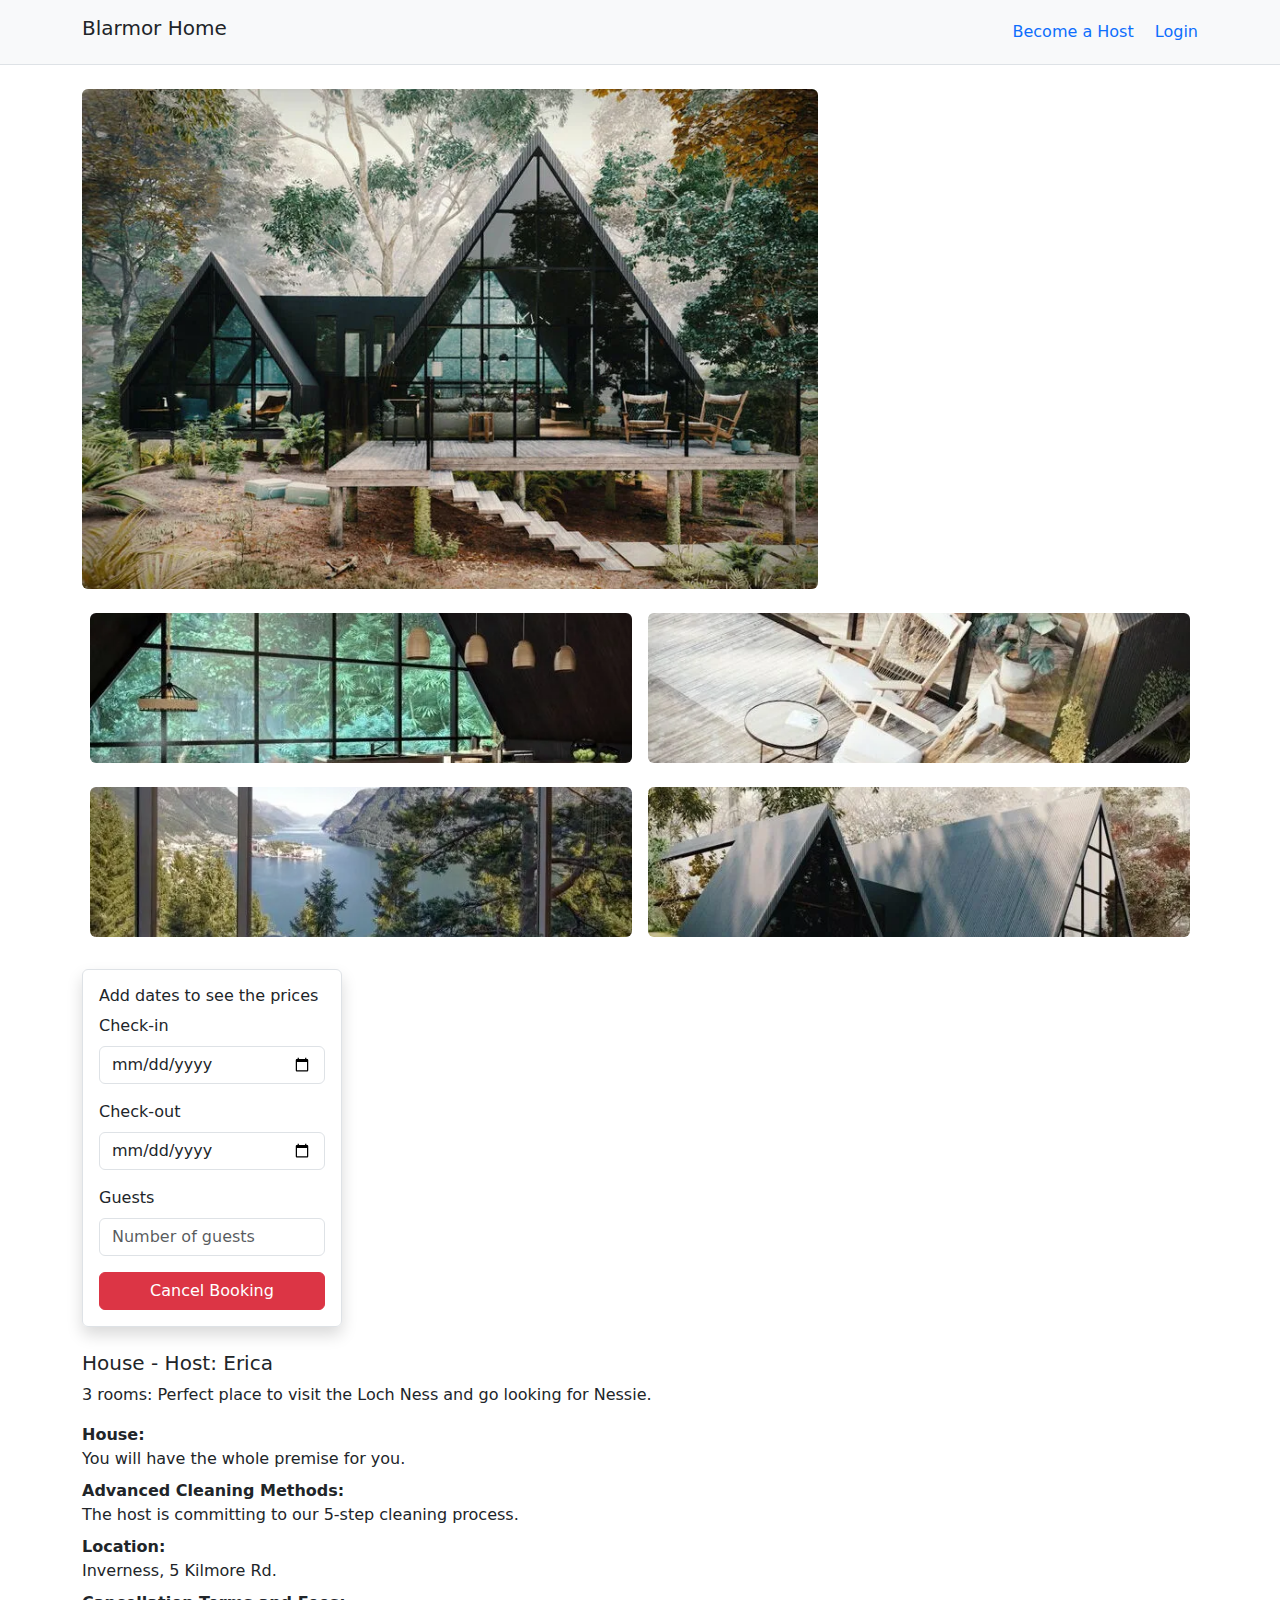
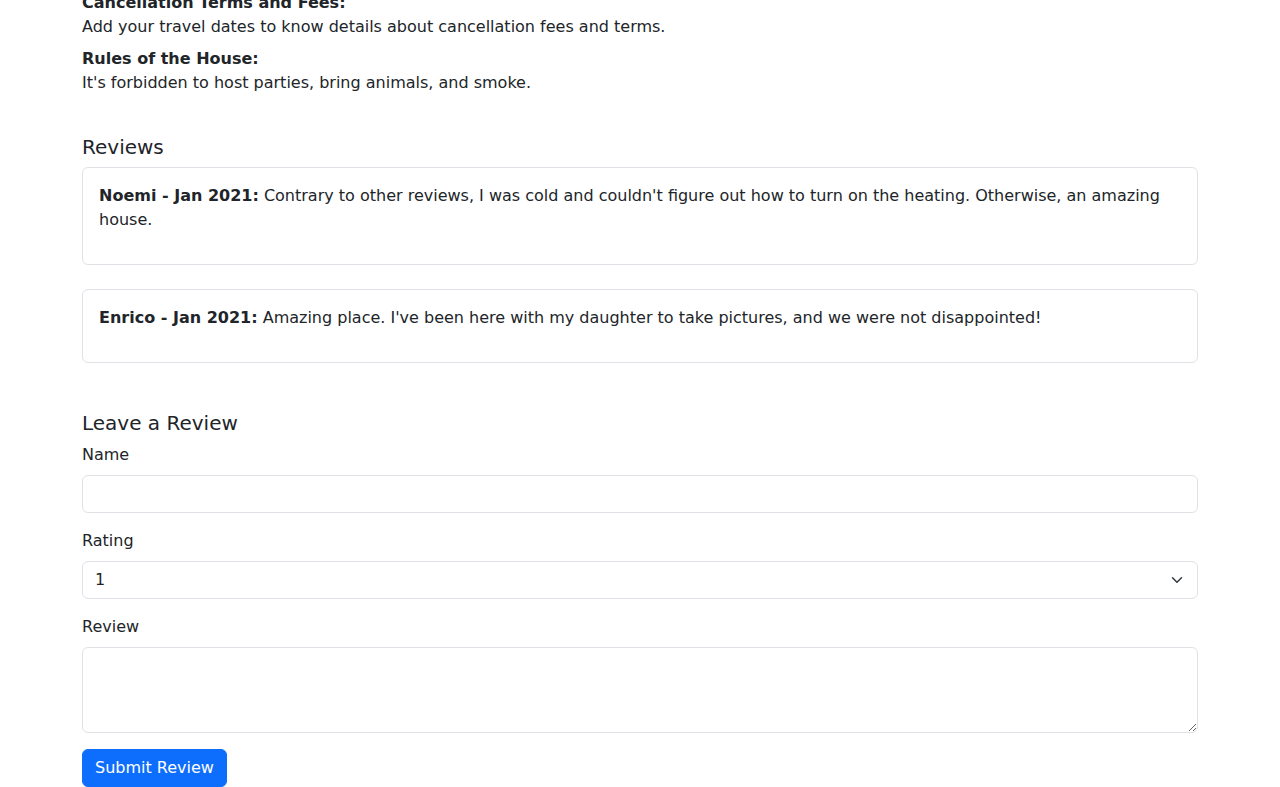
<file: blarmor home.html>
<!doctype html>
<html lang="en">
  <head>
    <meta charset="utf-8">
    <meta name="viewport" content="width=device-width, initial-scale=1">
    <title>Blarmor Home</title>
    <!-- CSS di Bootstrap -->
    <link href="https://cdn.jsdelivr.net/npm/bootstrap@5.3.3/dist/css/bootstrap.min.css" rel="stylesheet" integrity="sha384-QWTKZyjpPEjISv5WaRU9OFeRpok6YctnYmDr5pNlyT2bRjXh0JMhjY6hW+ALEwIH" crossorigin="anonymous">
    <!-- CSS delle icone di Bootstrap -->
    <link href="https://cdn.jsdelivr.net/npm/bootstrap-icons/font/bootstrap-icons.css" rel="stylesheet">
    <link href="assets/assets/custom.css" rel="stylesheet">

  </head>
  <body>

      <header class="bg-light py-3 border-bottom">
          <div class="container d-flex justify-content-between align-items-center">
              <h1 class="h5">Blarmor Home</h1>
              <nav>
                  <a href="#" class="text-decoration-none me-3">Become a Host</a>
                  <a href="#" class="text-decoration-none">Login</a>
              </nav>
          </div>
      </header>
  


                <main class="container mt-4">
                    <section class="row">
                        <!-- Immagine grande a sinistra -->
                        <div class="col-12 col-md-8">
                            <div class="mb-3">
                                <img src="assets/assets/1.webp" class="img-fluid rounded w-100" alt="Main property image">
                            </div>
                        </div>
                
                        <!-- Immagini più piccole a destra -->
                        <div class="col-12 col-md-4 d-flex flex-column justify-content-around">
                            <div class="property-images d-flex mb-2">
                                <img src="assets/assets/2.webp" class="img-fluid rounded me-2" alt="Image 1">
                                <img src="assets/assets/3.webp" class="img-fluid rounded" alt="Image 2">
                            </div>
                            <div class=" property-images d-flex">
                                <img src="assets/assets/4.webp" class="img-fluid rounded me-2" alt="Image 3">
                                <img src="assets/assets/5.webp" class="img-fluid rounded" alt="Image 4">
                            </div>
                        </div>
                    </section>
                
                    <div class="col-12 col-md-4 d-flex  mt-4">
                        <div class="border rounded p-3 shadow">
                            <h2 class="h6">Add dates to see the prices</h2>
                            <form>
                                <div class="mb-3">
                                    <label for="check-in" class="form-label">Check-in</label>
                                    <input type="date" id="check-in" class="form-control">
                                </div>
                                <div class="mb-3">
                                    <label for="check-out" class="form-label">Check-out</label>
                                    <input type="date" id="check-out" class="form-control">
                                </div>
                                <div class="mb-3">
                                    <label for="guests" class="form-label">Guests</label>
                                    <input type="number" id="guests" class="form-control" placeholder="Number of guests">
                                </div>
                                <button type="button" class="btn btn-danger w-100">Cancel Booking</button>
                            </form>
                        </div>
                    </div>
               
            <section class="row">
          <div class="col-12 col-md-8 mt-4">
              <h2 class="h5">House - Host: Erica</h2>
              <p>3 rooms: Perfect place to visit the Loch Ness and go looking for Nessie.</p>
              <ul class="list-unstyled">
                  <li class="mb-2"><strong>House:</strong> You will have the whole premise for you.</li>
                  <li class="mb-2"><strong>Advanced Cleaning Methods:</strong> The host is committing to our 5-step cleaning process.</li>
                  <li class="mb-2"><strong>Location:</strong> Inverness, 5 Kilmore Rd.</li>
                  <li class="mb-2"><strong>Cancellation Terms and Fees:</strong> Add your travel dates to know details about cancellation fees and terms.</li>
                  <li class="mb-2"><strong>Rules of the House:</strong> It's forbidden to host parties, bring animals, and smoke.</li>
              </ul>
            </div>
  
          <div class="  mt-4">
              <h3 class="h5">Reviews</h3>
              <div class="review border rounded p-3">
                  <p><strong>Noemi - Jan 2021:</strong> Contrary to other reviews, I was cold and couldn't figure out how to turn on the heating. Otherwise, an amazing house.</p>
              </div>
              <div class="review border rounded p-3">
                  <p><strong>Enrico - Jan 2021:</strong> Amazing place. I've been here with my daughter to take pictures, and we were not disappointed!</p>
              </div>
            </div>
  
          <div class="mt-4">
              <h3 class="h5">Leave a Review</h3>
              <form>
                  <div class="mb-3">
                      <label for="name" class="form-label">Name</label>
                      <input type="text" id="name" class="form-control">
                  </div>
                  <div class="mb-3">
                      <label for="rating" class="form-label">Rating</label>
                      <select id="rating" class="form-select">
                          <option value="1">1</option>
                          <option value="2">2</option>
                          <option value="3">3</option>
                          <option value="4">4</option>
                          <option value="5">5</option>
                      </select>
                  </div>
                  <div class="mb-3">
                      <label for="review" class="form-label">Review</label>
                      <textarea id="review" rows="3" class="form-control"></textarea>
                  </div> 
                  
                  <button type="submit" class="btn btn-primary">Submit Review</button>
              </form>
            </div>
            </section>
      </main>
      
  
   




    <!-- JS di Bootstrap -->
    <script src="https://cdn.jsdelivr.net/npm/bootstrap@5.3.3/dist/js/bootstrap.bundle.min.js" integrity="sha384-YvpcrYf0tY3lHB60NNkmXc5s9fDVZLESaAA55NDzOxhy9GkcIdslK1eN7N6jIeHz" crossorigin="anonymous"></script>
    <script src="https://cdn.jsdelivr.net/npm/bootstrap@5.3.3/dist/js/bootstrap.bundle.min.js" integrity="sha384-YvpcrYf0tY3lHB60NNkmXc5s9fDVZLESaAA55NDzOxhy9GkcIdslK1eN7N6jIeHz" crossorigin="anonymous"></script>
  </body>
</html>
</file>
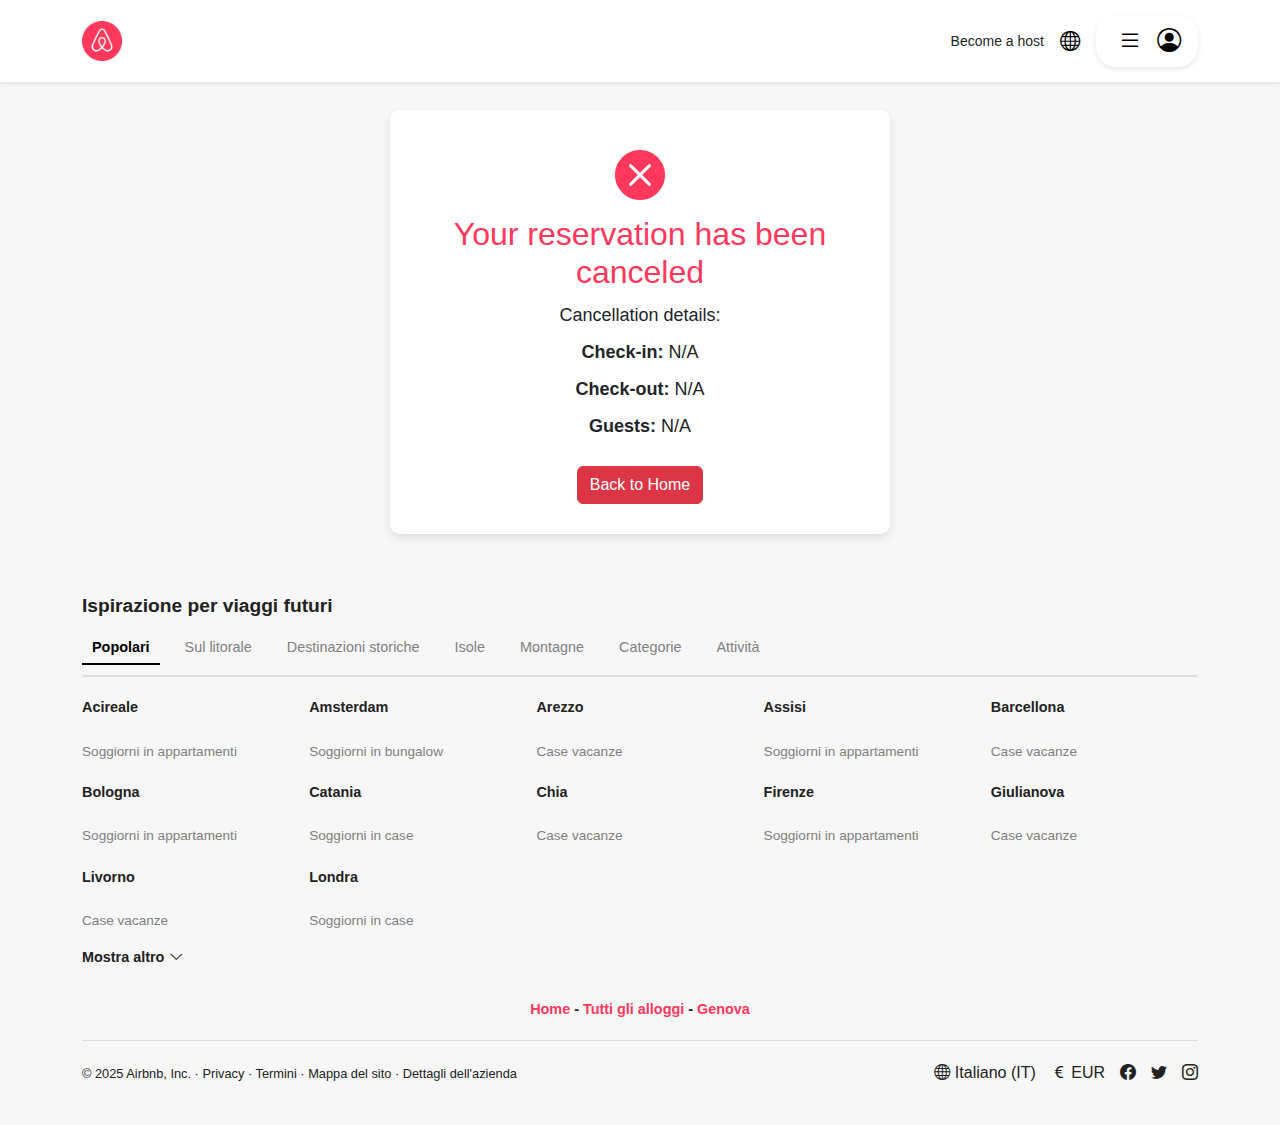
<file: cancellation.html>
<!DOCTYPE html>
<html lang="en">
<head>
    <meta charset="UTF-8">
    <meta name="viewport" content="width=device-width, initial-scale=1.0">
    <title>Cancellation Confirmation</title>
    <!-- Bootstrap CSS -->
    <link href="https://cdn.jsdelivr.net/npm/bootstrap@5.3.3/dist/css/bootstrap.min.css" rel="stylesheet">
    <link href="https://cdn.jsdelivr.net/npm/bootstrap-icons/font/bootstrap-icons.css" rel="stylesheet">
    <link href="assets/css/confirmation.css" rel="stylesheet">
    <link href="assets/scss/index.css" rel="stylesheet">
    <link rel="icon" type="image/png" href="assets/img/favicon.png">
    <link href="assets/scss/index.css" rel="stylesheet">
</head>
<body>

    <!-- HEADER -->
    <header class="navbar navbar-expand-lg navbar-light bg-white shadow-sm">
        <div class="container">
            <a class="navbar-brand" href="index.html">
                <img src="assets/img/favicon.png" alt="Airbnb Logo" class="logo">
            </a>
            <div class="d-flex align-items-center">
                <a href="#" class="text-dark me-3 become-host">Become a host</a>
                <a href="#" class="me-3 globe-icon">
                    <i class="bi bi-globe"></i>
                </a>
                <div class="menu-container">
                    <i class="bi bi-list" id="menuIcon"></i>
                    <i class="bi bi-person-circle"></i>
                    <div class="dropdown-menu" id="dropdownMenu">
                        <a href="index.html"><i class="bi bi-house-door"></i> Home</a>
                        <a href="listing.html"><i class="bi bi-card-list"></i> Listings</a>
                        <a href="genova.html"><i class="bi bi-geo-alt"></i> Genova</a>
                    </div>
                </div>
            </div>
        </div>
    </header>

    <div class="confirmation-box text-center">
        <i class="bi bi-x-circle-fill" style="font-size: 50px; color: #ff385c;"></i>
        <h2>Your reservation has been canceled</h2>
        <p>Cancellation details:</p>
        <p><strong>Check-in:</strong> <span id="cancel-checkin"></span></p>
        <p><strong>Check-out:</strong> <span id="cancel-checkout"></span></p>
        <p><strong>Guests:</strong> <span id="cancel-guests"></span></p>
        
        <a href="index.html" class="btn btn-danger mt-3">Back to Home</a>
    </div>

    <footer class="site-footer">
        <div class="container">
            <div class="footer-inspiration">
                <h5>Ispirazione per viaggi futuri</h5>
                <div class="footer-tabs">
                    <span class="active">Popolari</span>
                    <span>Sul litorale</span>
                    <span>Destinazioni storiche</span>
                    <span>Isole</span>
                    <span>Montagne</span>
                    <span>Categorie</span>
                    <span>Attività</span>
                </div>
    
                <div class="footer-destinations">
                    <div>
                        <strong>Acireale</strong><br><span>Soggiorni in appartamenti</span>
                    </div>
                    <div>
                        <strong>Amsterdam</strong><br><span>Soggiorni in bungalow</span>
                    </div>
                    <div>
                        <strong>Arezzo</strong><br><span>Case vacanze</span>
                    </div>
                    <div>
                        <strong>Assisi</strong><br><span>Soggiorni in appartamenti</span>
                    </div>
                    <div>
                        <strong>Barcellona</strong><br><span>Case vacanze</span>
                    </div>
                    <div>
                        <strong>Bologna</strong><br><span>Soggiorni in appartamenti</span>
                    </div>
                    <div>
                        <strong>Catania</strong><br><span>Soggiorni in case</span>
                    </div>
                    <div>
                        <strong>Chia</strong><br><span>Case vacanze</span>
                    </div>
                    <div>
                        <strong>Firenze</strong><br><span>Soggiorni in appartamenti</span>
                    </div>
                    <div>
                        <strong>Giulianova</strong><br><span>Case vacanze</span>
                    </div>
                    <div>
                        <strong>Livorno</strong><br><span>Case vacanze</span>
                    </div>
                    <div>
                        <strong>Londra</strong><br><span>Soggiorni in case</span>
                    </div>
                </div>
    
                <div class="footer-show-more">
                    <strong>Mostra altro</strong> <i class="bi bi-chevron-down"></i>
                </div>
            </div>
    
            <div class="footer-pages">
                <a href="index.html">Home</a> - <a href="listing.html">Tutti gli alloggi</a> - <a href="genova.html">Genova</a>
            </div>
    
            <div class="footer-bottom">
                <p>© 2025 Airbnb, Inc. · <a href="#">Privacy</a> · <a href="#">Termini</a> · <a href="#">Mappa del sito</a> · <a href="#">Dettagli dell'azienda</a></p>
                <div class="footer-settings">
                    <a href="#"><i class="bi bi-globe"></i> Italiano (IT)</a>
                    <a href="#"><i class="bi bi-currency-euro"></i> EUR</a>
                    <a href="#"><i class="bi bi-facebook"></i></a>
                    <a href="#"><i class="bi bi-twitter"></i></a>
                    <a href="#"><i class="bi bi-instagram"></i></a>
                </div>
            </div>
        </div>
    </footer>

    <!-- JS di Bootstrap -->
    <script src="https://cdn.jsdelivr.net/npm/bootstrap@5.3.3/dist/js/bootstrap.bundle.min.js" integrity="sha384-YvpcrYf0tY3lHB60NNkmXc5s9fDVZLESaAA55NDzOxhy9GkcIdslK1eN7N6jIeHz" crossorigin="anonymous"></script>
    <script src="https://cdn.jsdelivr.net/npm/bootstrap@5.3.3/dist/js/bootstrap.bundle.min.js" integrity="sha384-YvpcrYf0tY3lHB60NNkmXc5s9fDVZLESaAA55NDzOxhy9GkcIdslK1eN7N6jIeHz" crossorigin="anonymous"></script>
    <script src="assets/js/cancel.js"></script>
    <!-- Script Menu -->
     <script>
                document.getElementById("menuIcon").addEventListener("click", function () {
            var dropdown = document.getElementById("dropdownMenu");
            dropdown.style.display = dropdown.style.display === "block" ? "none" : "block";
        });

        document.addEventListener("click", function (event) {
            var menuIcon = document.getElementById("menuIcon");
            var dropdown = document.getElementById("dropdownMenu");

            if (!menuIcon.contains(event.target) && !dropdown.contains(event.target)) {
                dropdown.style.display = "none";
            }
        });
     </script>

</body>
</html>
</file>
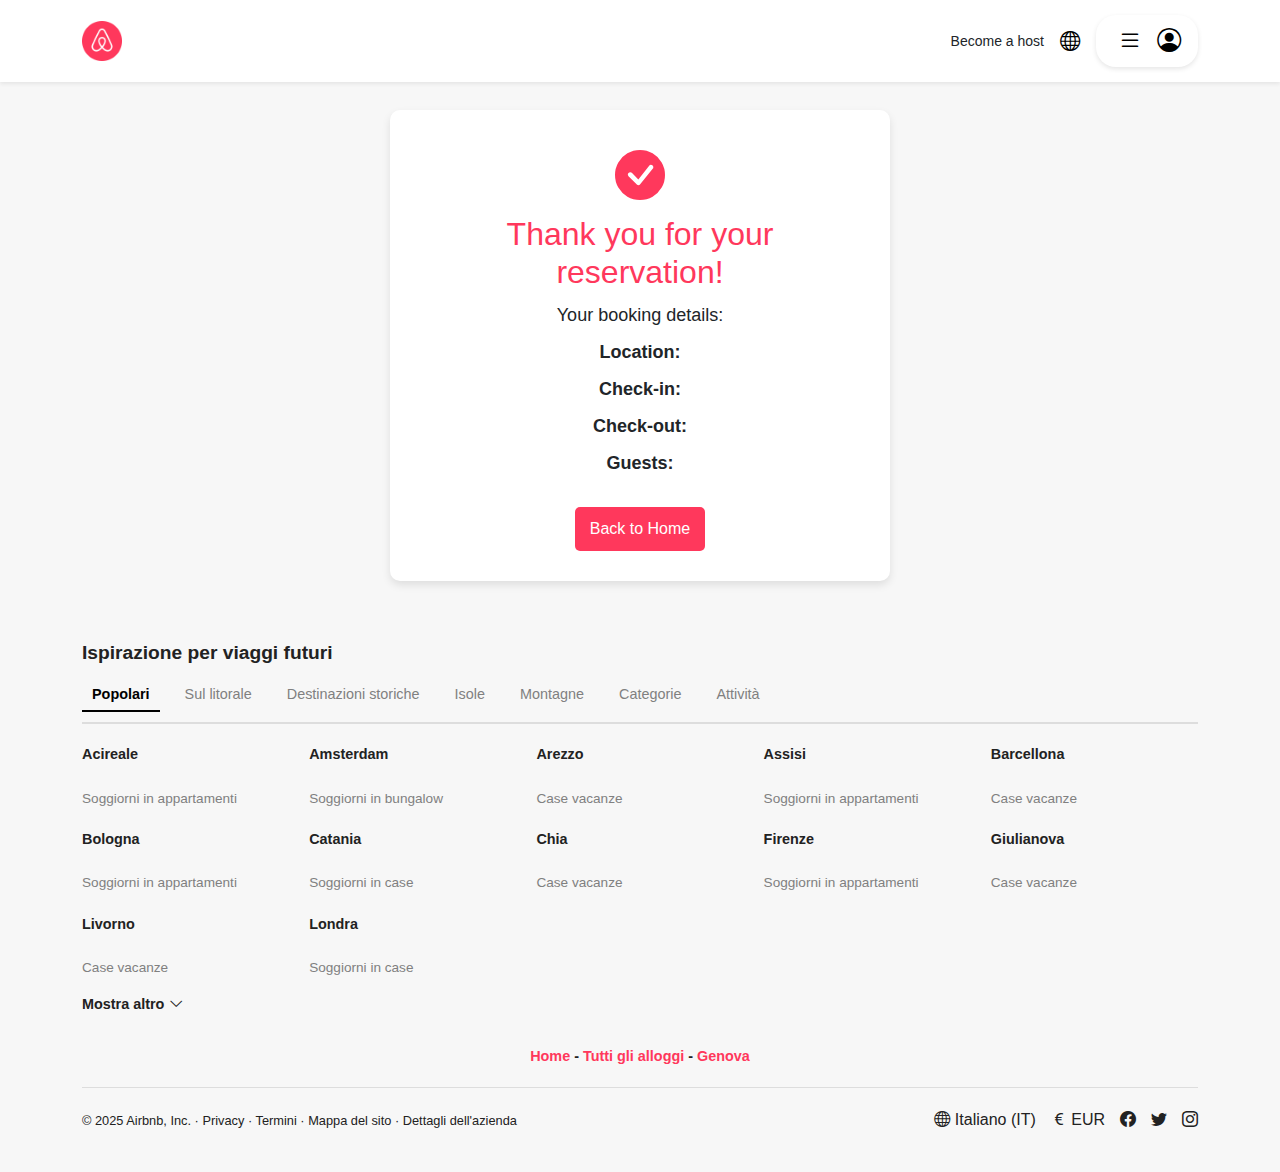
<file: confirmation.html>
<!DOCTYPE html>
<html lang="en">
<head>
    <meta charset="UTF-8">
    <meta name="viewport" content="width=device-width, initial-scale=1.0">
    <title>Booking Confirmation</title>
    <!-- CSS di Bootstrap -->
    <link href="https://cdn.jsdelivr.net/npm/bootstrap@5.3.3/dist/css/bootstrap.min.css" rel="stylesheet"
        integrity="sha384-QWTKZyjpPEjISv5WaRU9OFeRpok6YctnYmDr5pNlyT2bRjXh0JMhjY6hW+ALEwIH" crossorigin="anonymous">
    <!-- CSS delle icone di Bootstrap -->
    <link href="https://cdn.jsdelivr.net/npm/bootstrap-icons/font/bootstrap-icons.css" rel="stylesheet">
    <link href="assets/css/confirmation.css" rel="stylesheet">
    <link href="assets/scss/index.css" rel="stylesheet">
    <!-- Favicon -->
    <link rel="icon" type="image/svg+xml" href="assets/img/favicon.png">
    <link rel="icon" type="image/png" sizes="32x32" href="assets/img/favicon.png">
    <link rel="icon" type="image/png" sizes="16x16" href="assets/img/favicon.png">
    <!-- Open Graph Meta Tags -->
    <meta property="og:title" content="Clone Airbnb">
    <meta property="og:description" content="Un clone di Airbnb realizzato con HTML, CSS e JavaScript. Scopri fantastici alloggi e esperienze uniche.">
    <meta property="og:image" content="assets/img/cover_b.jpg">
    <meta property="og:url" content="https://3-1-build-week-ch-1.vercel.app">
    <meta property="og:type" content="website">
    <!-- Twitter Card Meta Tags -->
    <meta name="twitter:card" content="summary_large_image">
    <meta name="twitter:title" content="Clone Airbnb">
    <meta name="twitter:description" content="Un clone di Airbnb realizzato con HTML, CSS e JavaScript. Scopri fantastici alloggi e esperienze uniche.">
    <meta name="twitter:image" content="assets/img/cover_b.jpg">
    <!-- Canonical Links -->
    <link rel="canonical" href="https://3-1-build-week-ch-1.vercel.app">
    <link rel="alternate" hreflang="en" href="3-1-build-week-ch-1.vercel.app">
    <link rel="alternate" hreflang="en" href="https://3-1-build-week-ch-1.vercel.app/">

    <style>

    </style>
</head>
<body>

    <!-- HEADER -->
    <header class="navbar navbar-expand-lg navbar-light bg-white shadow-sm">
        <div class="container">
            <a class="navbar-brand" href="index.html">
                <img src="assets/img/favicon.png" alt="Airbnb Logo" class="logo">
            </a>
            <div class="d-flex align-items-center">
                <a href="#" class="text-dark me-3 become-host">Become a host</a>
                <a href="#" class="me-3 globe-icon">
                    <i class="bi bi-globe"></i>
                </a>
                <div class="menu-container">
                    <i class="bi bi-list" id="menuIcon"></i>
                    <i class="bi bi-person-circle"></i>
                    <div class="dropdown-menu" id="dropdownMenu">
                        <a href="index.html"><i class="bi bi-house-door"></i> Home</a>
                        <a href="listing.html"><i class="bi bi-card-list"></i> Listings</a>
                        <a href="genova.html"><i class="bi bi-geo-alt"></i> Genova</a>
                    </div>
                </div>
            </div>
        </div>
    </header>

    <div class="confirmation-box">
        <i class="bi bi-check-circle-fill" style="font-size: 50px; color: #ff385c;"></i>
        <h2>Thank you for your reservation!</h2>
        <p>Your booking details:</p>
        <p><strong>Location:</strong> <span id="confirm-location"></span></p>
        <p><strong>Check-in:</strong> <span id="confirm-checkin"></span></p>
        <p><strong>Check-out:</strong> <span id="confirm-checkout"></span></p>
        <p><strong>Guests:</strong> <span id="confirm-guests"></span></p>
        
        <a href="index.html" class="back-home">Back to Home</a>
    </div>

    <footer class="site-footer">
        <div class="container">
            <div class="footer-inspiration">
                <h5>Ispirazione per viaggi futuri</h5>
                <div class="footer-tabs">
                    <span class="active">Popolari</span>
                    <span>Sul litorale</span>
                    <span>Destinazioni storiche</span>
                    <span>Isole</span>
                    <span>Montagne</span>
                    <span>Categorie</span>
                    <span>Attività</span>
                </div>
    
                <div class="footer-destinations">
                    <div>
                        <strong>Acireale</strong><br><span>Soggiorni in appartamenti</span>
                    </div>
                    <div>
                        <strong>Amsterdam</strong><br><span>Soggiorni in bungalow</span>
                    </div>
                    <div>
                        <strong>Arezzo</strong><br><span>Case vacanze</span>
                    </div>
                    <div>
                        <strong>Assisi</strong><br><span>Soggiorni in appartamenti</span>
                    </div>
                    <div>
                        <strong>Barcellona</strong><br><span>Case vacanze</span>
                    </div>
                    <div>
                        <strong>Bologna</strong><br><span>Soggiorni in appartamenti</span>
                    </div>
                    <div>
                        <strong>Catania</strong><br><span>Soggiorni in case</span>
                    </div>
                    <div>
                        <strong>Chia</strong><br><span>Case vacanze</span>
                    </div>
                    <div>
                        <strong>Firenze</strong><br><span>Soggiorni in appartamenti</span>
                    </div>
                    <div>
                        <strong>Giulianova</strong><br><span>Case vacanze</span>
                    </div>
                    <div>
                        <strong>Livorno</strong><br><span>Case vacanze</span>
                    </div>
                    <div>
                        <strong>Londra</strong><br><span>Soggiorni in case</span>
                    </div>
                </div>
    
                <div class="footer-show-more">
                    <strong>Mostra altro</strong> <i class="bi bi-chevron-down"></i>
                </div>
            </div>
    
            <div class="footer-pages">
                <a href="index.html">Home</a> - <a href="listing.html">Tutti gli alloggi</a> - <a href="genova.html">Genova</a>
            </div>
    
            <div class="footer-bottom">
                <p>© 2025 Airbnb, Inc. · <a href="#">Privacy</a> · <a href="#">Termini</a> · <a href="#">Mappa del sito</a> · <a href="#">Dettagli dell'azienda</a></p>
                <div class="footer-settings">
                    <a href="#"><i class="bi bi-globe"></i> Italiano (IT)</a>
                    <a href="#"><i class="bi bi-currency-euro"></i> EUR</a>
                    <a href="#"><i class="bi bi-facebook"></i></a>
                    <a href="#"><i class="bi bi-twitter"></i></a>
                    <a href="#"><i class="bi bi-instagram"></i></a>
                </div>
            </div>
        </div>
    </footer>
    

    <!-- JS di Bootstrap -->
    <script src="https://cdn.jsdelivr.net/npm/bootstrap@5.3.3/dist/js/bootstrap.bundle.min.js" integrity="sha384-YvpcrYf0tY3lHB60NNkmXc5s9fDVZLESaAA55NDzOxhy9GkcIdslK1eN7N6jIeHz" crossorigin="anonymous"></script>
    <script src="https://cdn.jsdelivr.net/npm/bootstrap@5.3.3/dist/js/bootstrap.bundle.min.js" integrity="sha384-YvpcrYf0tY3lHB60NNkmXc5s9fDVZLESaAA55NDzOxhy9GkcIdslK1eN7N6jIeHz" crossorigin="anonymous"></script>
    <script src="assets/js/confirmation.js"></script>
    <!-- Script Menu -->
     <script>
                document.getElementById("menuIcon").addEventListener("click", function () {
            var dropdown = document.getElementById("dropdownMenu");
            dropdown.style.display = dropdown.style.display === "block" ? "none" : "block";
        });

        document.addEventListener("click", function (event) {
            var menuIcon = document.getElementById("menuIcon");
            var dropdown = document.getElementById("dropdownMenu");

            if (!menuIcon.contains(event.target) && !dropdown.contains(event.target)) {
                dropdown.style.display = "none";
            }
        });
     </script>
</body>
</html>
</file>
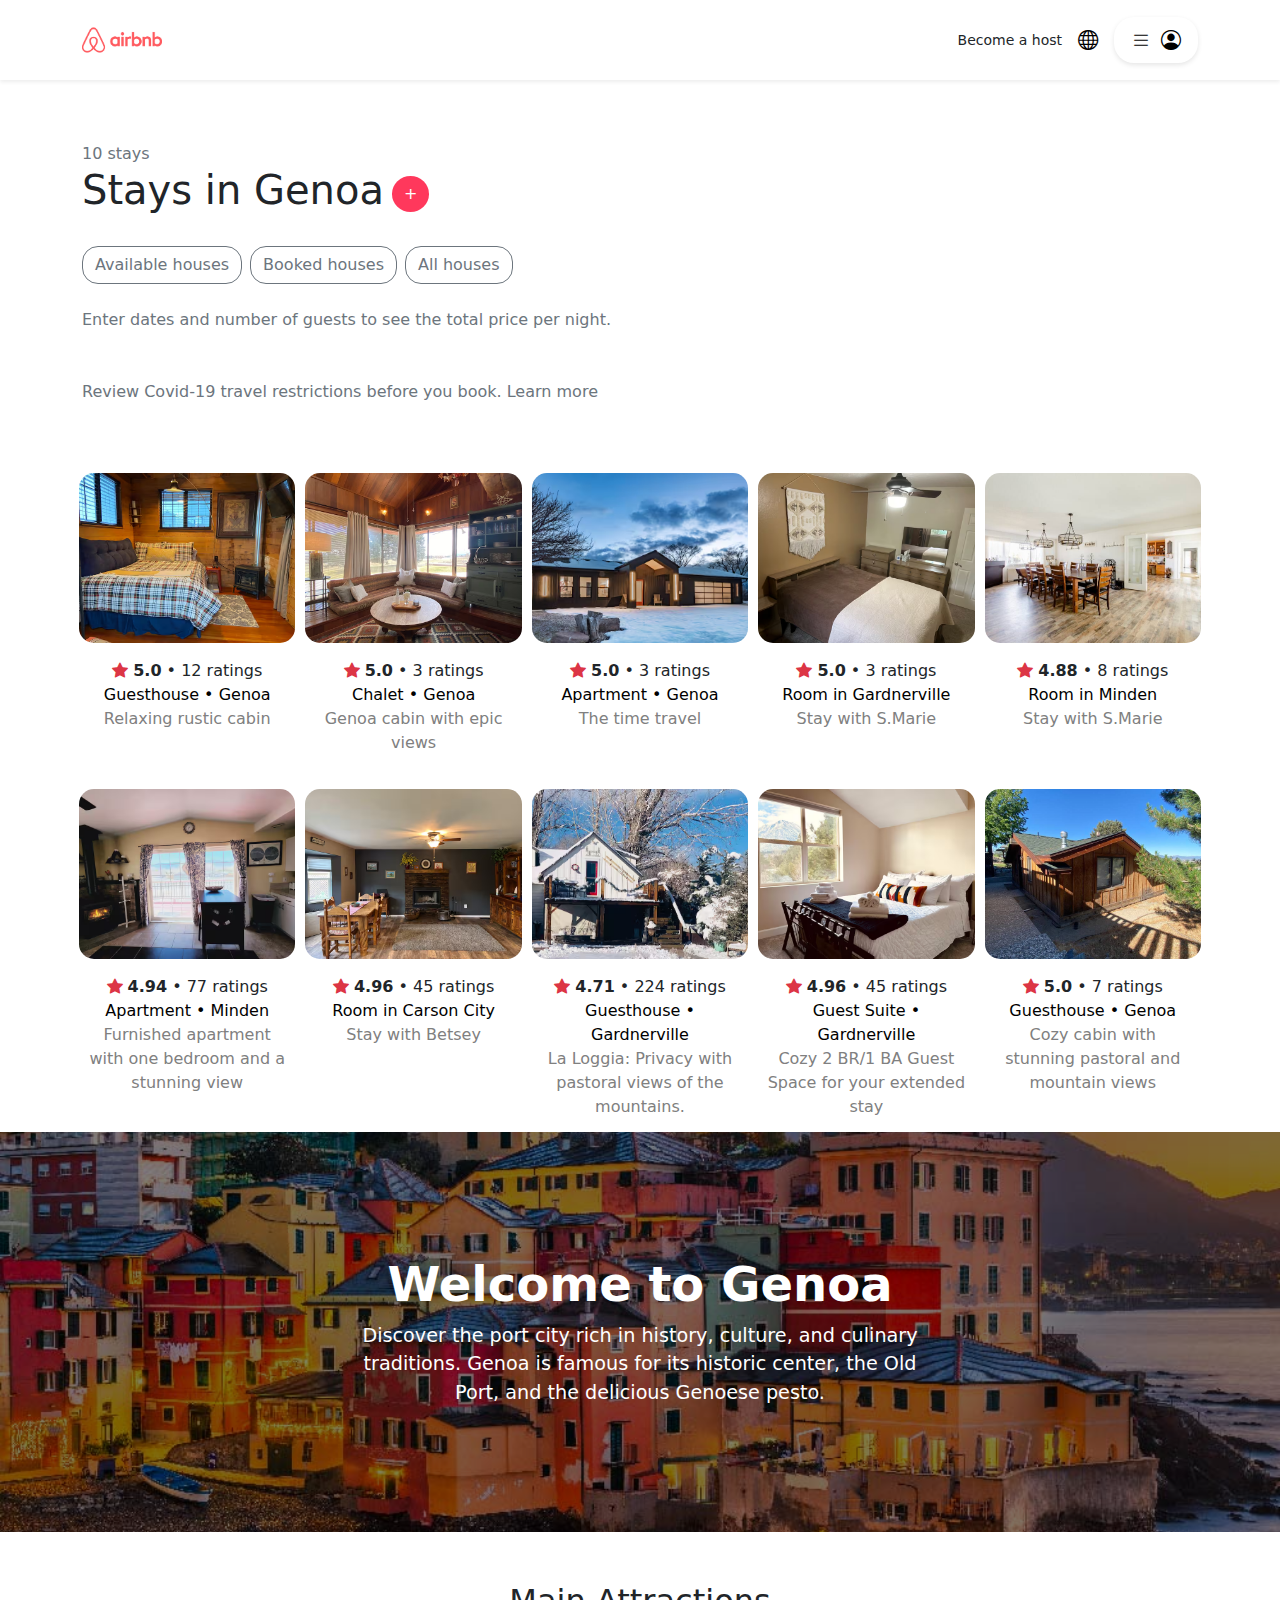
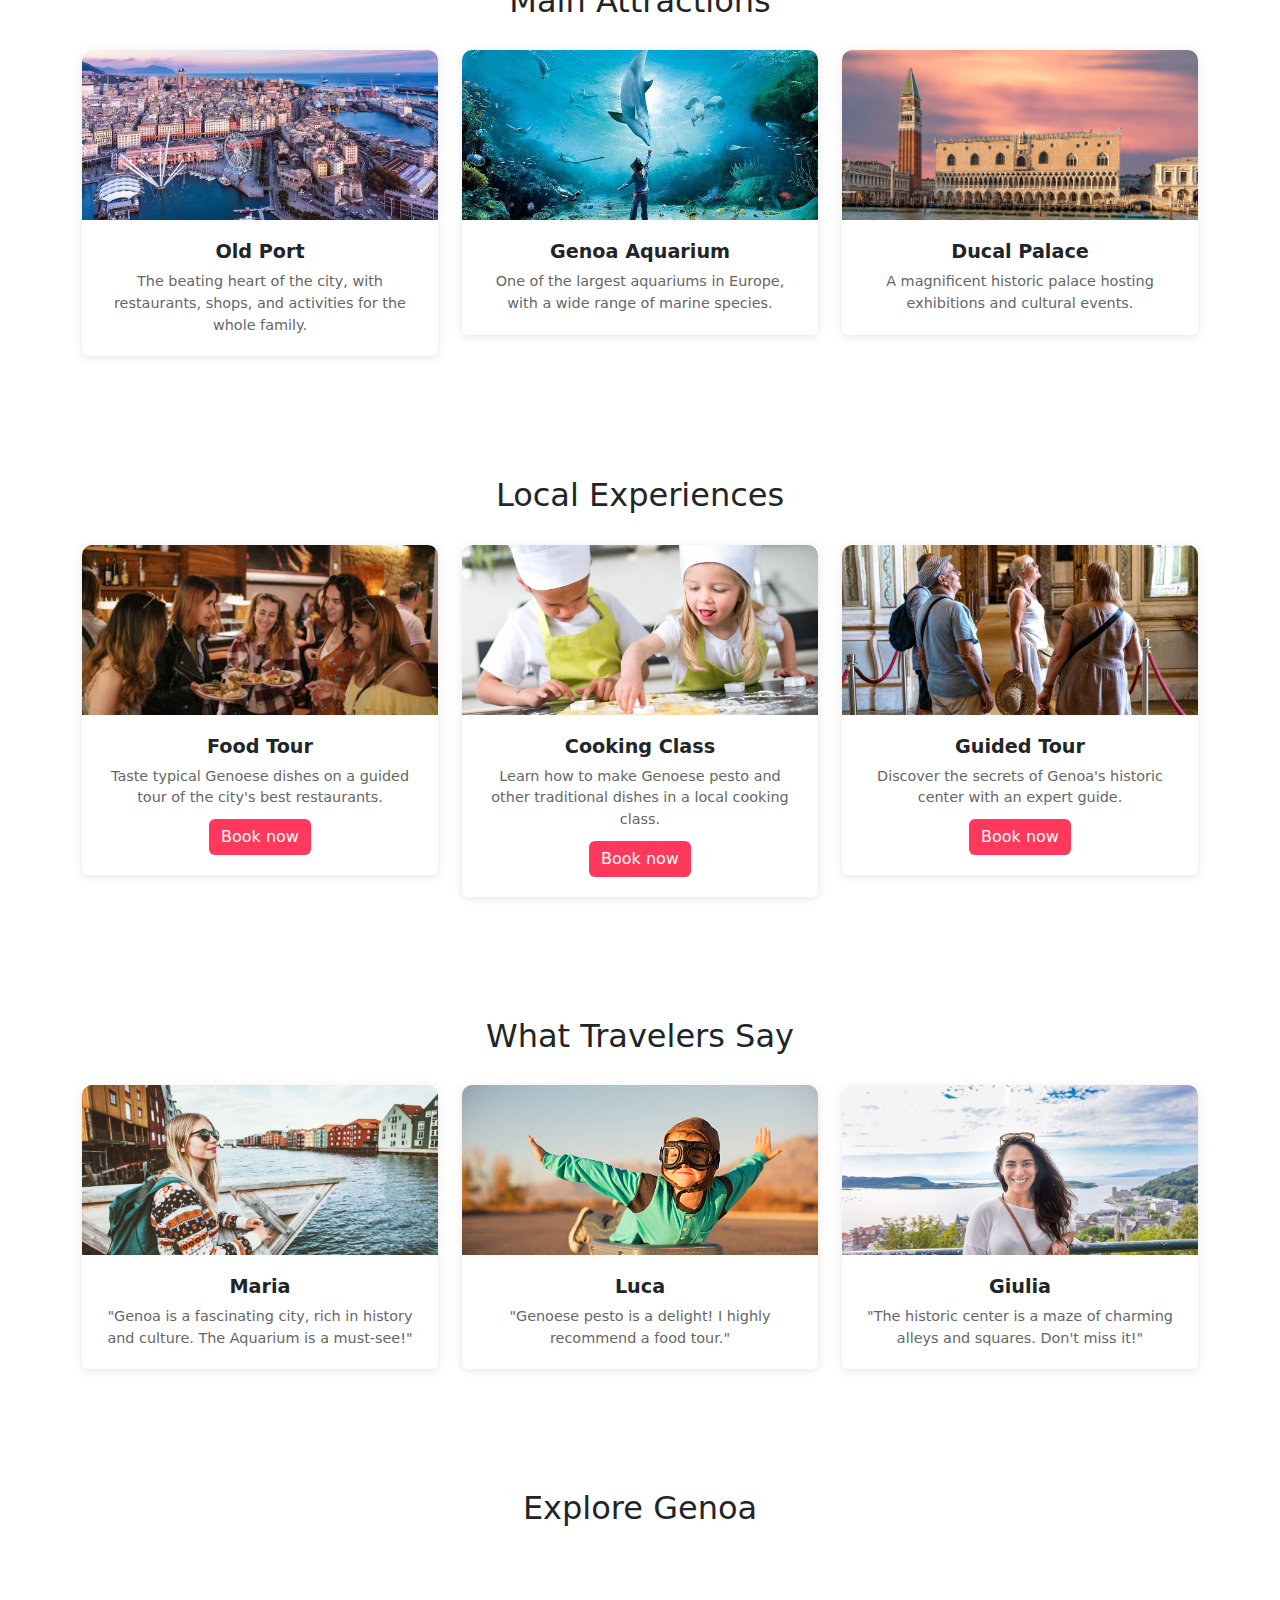
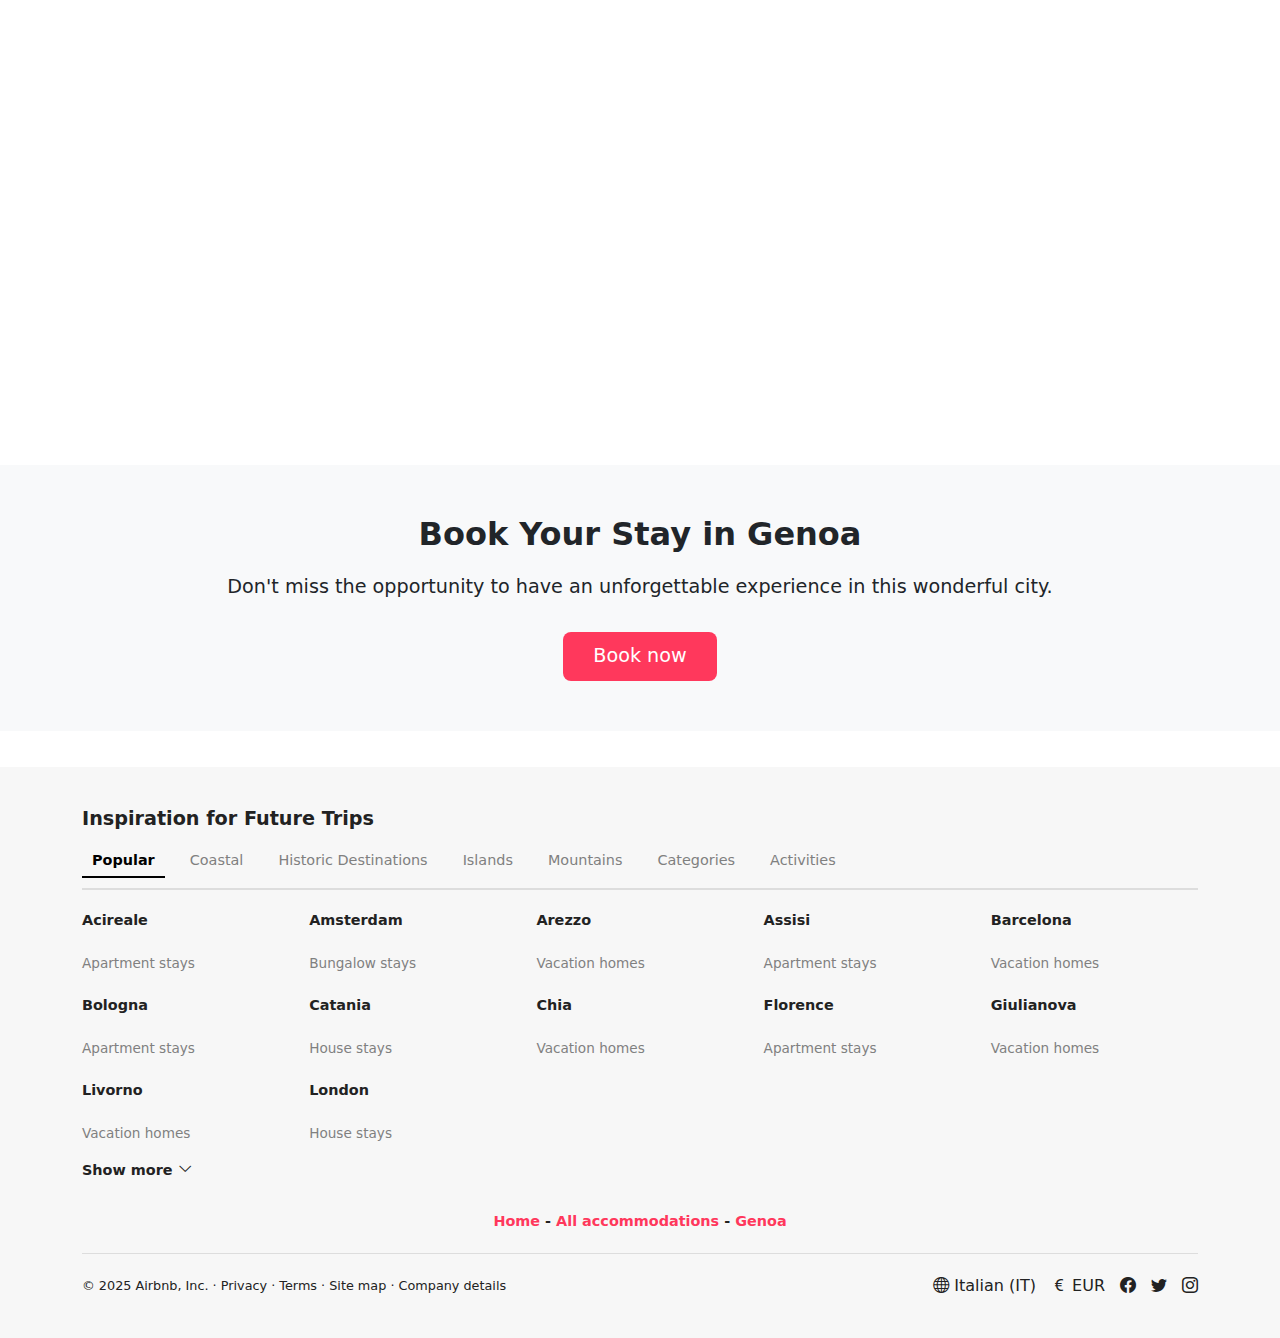
<file: genova.html>
<!doctype html>
<html lang="en">

<head>
    <meta charset="utf-8">
    <meta name="viewport" content="width=device-width, initial-scale=1">
    <title>Genova</title>
    <link href="https://cdn.jsdelivr.net/npm/bootstrap@5.3.3/dist/css/bootstrap.min.css" rel="stylesheet"
        integrity="sha384-QWTKZyjpPEjISv5WaRU9OFeRpok6YctnYmDr5pNlyT2bRjXh0JMhjY6hW+ALEwIH" crossorigin="anonymous">
    <link href="https://cdn.jsdelivr.net/npm/bootstrap-icons/font/bootstrap-icons.css" rel="stylesheet">
    <link rel="stylesheet" href="/assets/css/genova.css">
    <link href="assets/css/listing.css" rel="stylesheet">
    <link href="assets/scss/index.css" rel="stylesheet">
    <!-- Favicon -->
    <link rel="icon" type="image/svg+xml" href="assets/img/favicon.png">
    <link rel="icon" type="image/png" sizes="32x32" href="assets/img/favicon.png">
    <link rel="icon" type="image/png" sizes="16x16" href="assets/img/favicon.png">
    <!-- Open Graph Meta Tags -->
    <meta property="og:title" content="Clone Airbnb">
    <meta property="og:description" content="Un clone di Airbnb realizzato con HTML, CSS e JavaScript. Scopri fantastici alloggi e esperienze uniche.">
    <meta property="og:image" content="assets/img/cover_b.jpg">
    <meta property="og:url" content="https://3-1-build-week-ch-1.vercel.app">
    <meta property="og:type" content="website">
    <!-- Twitter Card Meta Tags -->
    <meta name="twitter:card" content="summary_large_image">
    <meta name="twitter:title" content="Clone Airbnb">
    <meta name="twitter:description" content="Un clone di Airbnb realizzato con HTML, CSS e JavaScript. Scopri fantastici alloggi e esperienze uniche.">
    <meta name="twitter:image" content="assets/img/cover_b.jpg">
    <!-- Canonical Links -->
    <link rel="canonical" href="https://3-1-build-week-ch-1.vercel.app">
    <link rel="alternate" hreflang="en" href="3-1-build-week-ch-1.vercel.app">
    <link rel="alternate" hreflang="en" href="https://3-1-build-week-ch-1.vercel.app/">
</head>

<body>
    <!-- HEADER -->
    <header class="navbar navbar-expand-lg navbar-light bg-white shadow-sm">
        <div class="container">
            <a class="navbar-brand" href="index.html">
                <img src="assets/img/logo-pink.png" alt="Airbnb Logo" class="logo">
            </a>
            <div class="d-flex align-items-center">
                <a href="#" class="text-dark me-3 become-host">Become a host</a>
                <a href="#" class="me-3 globe-icon">
                    <i class="bi bi-globe"></i>
                </a>
                <div class="menu-container">
                    <i class="bi bi-list" id="menuIcon"></i>
                    <i class="bi bi-person-circle"></i>
                    <div class="dropdown-menu" id="dropdownMenu">
                        <a href="index.html"><i class="bi bi-house-door"></i> Home</a>
                        <a href="listing.html"><i class="bi bi-card-list"></i> Listings</a>
                        <a href="genova.html"><i class="bi bi-geo-alt"></i> Genova</a>
                    </div>
                </div>
            </div>
        </div>
    </header>

    <main>
        <div class="container text-secondary mb-4" style="margin-top: 2vh;">
            <span>10 stays</span>
            <div class="d-flex align-items-center mb-4">
                <h1 class="text-dark d-inline">Stays in Genoa</h1>
                <button type="button" class="btn btn-danger mx-2 rounded-circle plus">+</button>
            </div>
            <div class="mb-4 d-flex flex-wrap gap-2">
                <button type="button" class="btn btn-outline-secondary rounded-4">Available houses</button>
                <button type="button" class="btn btn-outline-secondary rounded-4">Booked houses</button>
                <button type="button" class="btn btn-outline-secondary rounded-4">All houses</button>
            </div>
            <span>Enter dates and number of guests to see the total price per night.</span>
        </div>
        <div class="container text-secondary mt-5">
            <span>Review Covid-19 travel restrictions before you book. Learn more</span>
            <div class="row justify-content-evenly g-3 mt-5">
                <div class="col-6 col-md-4 col-lg-2 col-xl-2">
                    <div class="card h-100">
                        <img src="/assets/img/genova1.png" class="card-img-top" alt="...">
                        <div class="card-body">
                            <span><i class="bi bi-star-fill text-danger"></i> <b>5.0</b> • 12 ratings</span>
                            <p>Guesthouse • Genoa</p>
                            <p>Relaxing rustic cabin</p>
                        </div>
                    </div>
                </div>
                <div class="col-6 col-md-4 col-lg-2 col-xl-2">
                    <div class="card h-100">
                        <img src="/assets/img/genova2.png" class="card-img-top" alt="...">
                        <div class="card-body">
                            <span><i class="bi bi-star-fill text-danger"></i> <b>5.0</b> • 3 ratings</span>
                            <p>Chalet • Genoa</p>
                            <p>Genoa cabin with epic views</p>
                        </div>
                    </div>
                </div>
                <div class="col-6 col-md-4 col-lg-2 col-xl-2">
                    <div class="card h-100">
                        <img src="/assets/img/genova3.png" class="card-img-top" alt="...">
                        <div class="card-body">
                            <span><i class="bi bi-star-fill text-danger"></i> <b>5.0</b> • 3 ratings</span>
                            <p>Apartment • Genoa</p>
                            <p>The time travel</p>
                        </div>
                    </div>
                </div>
                <div class="col-6 col-md-4 col-lg-2 col-xl-2">
                    <div class="card h-100">
                        <img src="/assets/img/genova4.png" class="card-img-top" alt="...">
                        <div class="card-body">
                            <span><i class="bi bi-star-fill text-danger"></i> <b>5.0</b> • 3 ratings</span>
                            <p>Room in Gardnerville</p>
                            <p>Stay with S.Marie</p>
                        </div>
                    </div>
                </div>
                <div class="col-6 col-md-4 col-lg-2 col-xl-2">
                    <div class="card h-100">
                        <img src="/assets/img/genova5.png" class="card-img-top" alt="...">
                        <div class="card-body">
                            <span><i class="bi bi-star-fill text-danger"></i> <b>4.88</b> • 8 ratings</span>
                            <p>Room in Minden</p>
                            <p>Stay with S.Marie</p>
                        </div>
                    </div>
                </div>
                <div class="col-6 col-md-4 col-lg-2 col-xl-2">
                    <div class="card h-100">
                        <img src="/assets/img/genova6.png" class="card-img-top" alt="...">
                        <div class="card-body">
                            <span><i class="bi bi-star-fill text-danger"></i> <b>4.94</b> • 77 ratings</span>
                            <p>Apartment • Minden</p>
                            <p>Furnished apartment with one bedroom and a stunning view</p>
                        </div>
                    </div>
                </div>
                <div class="col-6 col-md-4 col-lg-2 col-xl-2">
                    <div class="card h-100">
                        <img src="/assets/img/genova7.png" class="card-img-top" alt="...">
                        <div class="card-body">
                            <span><i class="bi bi-star-fill text-danger"></i> <b>4.96</b> • 45 ratings</span>
                            <p>Room in Carson City</p>
                            <p>Stay with Betsey</p>
                        </div>
                    </div>
                </div>
                <div class="col-6 col-md-4 col-lg-2 col-xl-2">
                    <div class="card h-100">
                        <img src="/assets/img/genova8.png" class="card-img-top" alt="...">
                        <div class="card-body">
                            <span><i class="bi bi-star-fill text-danger"></i> <b>4.71</b> • 224 ratings</span>
                            <p>Guesthouse • Gardnerville</p>
                            <p>La Loggia: Privacy with pastoral views of the mountains.</p>
                        </div>
                    </div>
                </div>
                <div class="col-6 col-md-4 col-lg-2 col-xl-2">
                    <div class="card h-100">
                        <img src="/assets/img/genova9.png" class="card-img-top" alt="...">
                        <div class="card-body">
                            <span><i class="bi bi-star-fill text-danger"></i> <b>4.96</b> • 45 ratings</span>
                            <p>Guest Suite • Gardnerville</p>
                            <p>Cozy 2 BR/1 BA Guest Space for your extended stay</p>
                        </div>
                    </div>
                </div>
                <div class="col-6 col-md-4 col-lg-2 col-xl-2">
                    <div class="card h-100">
                        <img src="/assets/img/genova10.png" class="card-img-top" alt="...">
                        <div class="card-body">
                            <span><i class="bi bi-star-fill text-danger"></i> <b>5.0</b> • 7 ratings</span>
                            <p>Guesthouse • Genoa</p>
                            <p>Cozy cabin with stunning pastoral and mountain views</p>
                        </div>
                    </div>
                </div>
            </div>
        </div>
    
        <section class="intro-genova">
            <div class="intro-overlay"></div>
            <div class="intro-content">
                <h1>Welcome to Genoa</h1>
                <p>Discover the port city rich in history, culture, and culinary traditions. Genoa is famous for its historic center, the Old Port, and the delicious Genoese pesto.</p>
            </div>
        </section>
    
        <section class="attractions">
            <div class="container">
                <h2>Main Attractions</h2>
                <div class="row">
                    <div class="col-md-4">
                        <div class="card">
                            <img src="assets/img/porto-antico.jpg" alt="Old Port">
                            <div class="card-body">
                                <h5>Old Port</h5>
                                <p>The beating heart of the city, with restaurants, shops, and activities for the whole family.</p>
                            </div>
                        </div>
                    </div>
                    <div class="col-md-4">
                        <div class="card">
                            <img src="assets/img/acquario.jpg" alt="Genoa Aquarium">
                            <div class="card-body">
                                <h5>Genoa Aquarium</h5>
                                <p>One of the largest aquariums in Europe, with a wide range of marine species.</p>
                            </div>
                        </div>
                    </div>
                    <div class="col-md-4">
                        <div class="card">
                            <img src="assets/img/palazzo-ducale.jpg" alt="Ducal Palace">
                            <div class="card-body">
                                <h5>Ducal Palace</h5>
                                <p>A magnificent historic palace hosting exhibitions and cultural events.</p>
                            </div>
                        </div>
                    </div>
                </div>
            </div>
        </section>
    
        <section class="local-experiences">
            <div class="container">
                <h2>Local Experiences</h2>
                <div class="row">
                    <div class="col-md-4">
                        <div class="card">
                            <img src="assets/img/tour-gastronomico.jpg" alt="Food Tour">
                            <div class="card-body">
                                <h5>Food Tour</h5>
                                <p>Taste typical Genoese dishes on a guided tour of the city's best restaurants.</p>
                                <a href="#" class="btn btn-danger">Book now</a>
                            </div>
                        </div>
                    </div>
                    <div class="col-md-4">
                        <div class="card">
                            <img src="assets/img/corso-cucina.jpg" alt="Cooking Class">
                            <div class="card-body">
                                <h5>Cooking Class</h5>
                                <p>Learn how to make Genoese pesto and other traditional dishes in a local cooking class.</p>
                                <a href="#" class="btn btn-danger">Book now</a>
                            </div>
                        </div>
                    </div>
                    <div class="col-md-4">
                        <div class="card">
                            <img src="assets/img/visita-guidata.jpg" alt="Guided Tour">
                            <div class="card-body">
                                <h5>Guided Tour</h5>
                                <p>Discover the secrets of Genoa's historic center with an expert guide.</p>
                                <a href="#" class="btn btn-danger">Book now</a>
                            </div>
                        </div>
                    </div>
                </div>
            </div>
        </section>
    
        <section class="reviews">
            <div class="container">
                <h2>What Travelers Say</h2>
                <div class="row">
                    <div class="col-md-4">
                        <div class="card">
                            <img src="assets/img/review1.jpg" alt="Review 1">
                            <div class="card-body">
                                <h5>Maria</h5>
                                <p>"Genoa is a fascinating city, rich in history and culture. The Aquarium is a must-see!"</p>
                            </div>
                        </div>
                    </div>
                    <div class="col-md-4">
                        <div class="card">
                            <img src="assets/img/review2.jpg" alt="Review 2">
                            <div class="card-body">
                                <h5>Luca</h5>
                                <p>"Genoese pesto is a delight! I highly recommend a food tour."</p>
                            </div>
                        </div>
                    </div>
                    <div class="col-md-4">
                        <div class="card">
                            <img src="assets/img/review3.jpg" alt="Review 3">
                            <div class="card-body">
                                <h5>Giulia</h5>
                                <p>"The historic center is a maze of charming alleys and squares. Don't miss it!"</p>
                            </div>
                        </div>
                    </div>
                </div>
            </div>
        </section>
    
        <section class="map">
            <div class="container">
                <h2>Explore Genoa</h2>
                <div class="map-container">
                    <iframe src="https://www.google.com/maps/embed?pb=!1m18!1m12!1m3!1d2819.091944042566!2d8.930515315544824!3d44.40711197909951!2m3!1f0!2f0!3f0!3m2!1i1024!2i768!4f13.1!3m3!1m2!1s0x12d343f8e5f5f5f5%3A0x1c3b9d5f5f5f5f5f!2sGenova%2C%20Italia!5e0!3m2!1sit!2sit!4v1633020000000!5m2!1sit!2sit" width="100%" height="450" style="border:0;" allowfullscreen="" loading="lazy"></iframe>
                </div>
            </div>
        </section>
    
        <section class="cta">
            <div class="container">
                <h2>Book Your Stay in Genoa</h2>
                <p>Don't miss the opportunity to have an unforgettable experience in this wonderful city.</p>
                <a href="#" class="btn btn-danger btn-lg">Book now</a>
            </div>
        </section>
    
    </main>
    
    <footer class="site-footer">
        <div class="container">
            <div class="footer-inspiration">
                <h5>Inspiration for Future Trips</h5>
                <div class="footer-tabs">
                    <span class="active">Popular</span>
                    <span>Coastal</span>
                    <span>Historic Destinations</span>
                    <span>Islands</span>
                    <span>Mountains</span>
                    <span>Categories</span>
                    <span>Activities</span>
                </div>
    
                <div class="footer-destinations">
                    <div>
                        <strong>Acireale</strong><br><span>Apartment stays</span>
                    </div>
                    <div>
                        <strong>Amsterdam</strong><br><span>Bungalow stays</span>
                    </div>
                    <div>
                        <strong>Arezzo</strong><br><span>Vacation homes</span>
                    </div>
                    <div>
                        <strong>Assisi</strong><br><span>Apartment stays</span>
                    </div>
                    <div>
                        <strong>Barcelona</strong><br><span>Vacation homes</span>
                    </div>
                    <div>
                        <strong>Bologna</strong><br><span>Apartment stays</span>
                    </div>
                    <div>
                        <strong>Catania</strong><br><span>House stays</span>
                    </div>
                    <div>
                        <strong>Chia</strong><br><span>Vacation homes</span>
                    </div>
                    <div>
                        <strong>Florence</strong><br><span>Apartment stays</span>
                    </div>
                    <div>
                        <strong>Giulianova</strong><br><span>Vacation homes</span>
                    </div>
                    <div>
                        <strong>Livorno</strong><br><span>Vacation homes</span>
                    </div>
                    <div>
                        <strong>London</strong><br><span>House stays</span>
                    </div>
                </div>
    
                <div class="footer-show-more">
                    <strong>Show more</strong> <i class="bi bi-chevron-down"></i>
                </div>
            </div>
    
            <div class="footer-pages">
                <a href="index.html">Home</a> - <a href="listing.html">All accommodations</a> - <a href="genova.html">Genoa</a>
            </div>
    
            <div class="footer-bottom">
                <p>© 2025 Airbnb, Inc. · <a href="#">Privacy</a> · <a href="#">Terms</a> · <a href="#">Site map</a> · <a href="#">Company details</a></p>
                <div class="footer-settings">
                    <a href="#"><i class="bi bi-globe"></i> Italian (IT)</a>
                    <a href="#"><i class="bi bi-currency-euro"></i> EUR</a>
                    <a href="#"><i class="bi bi-facebook"></i></a>
                    <a href="#"><i class="bi bi-twitter"></i></a>
                    <a href="#"><i class="bi bi-instagram"></i></a>
                </div>
            </div>
        </div>
    </footer>

    <script src="https://cdn.jsdelivr.net/npm/bootstrap@5.3.3/dist/js/bootstrap.bundle.min.js"
        integrity="sha384-YvpcrYf0tY3lHB60NNkmXc5s9fDVZLESaAA55NDzOxhy9GkcIdslK1eN7N6jIeHz"
        crossorigin="anonymous"></script>
            <!-- Script Menu -->
            <script>
                document.getElementById("menuIcon").addEventListener("click", function () {
            var dropdown = document.getElementById("dropdownMenu");
            dropdown.style.display = dropdown.style.display === "block" ? "none" : "block";
        });

        document.addEventListener("click", function (event) {
            var menuIcon = document.getElementById("menuIcon");
            var dropdown = document.getElementById("dropdownMenu");

            if (!menuIcon.contains(event.target) && !dropdown.contains(event.target)) {
                dropdown.style.display = "none";
            }
        });
    </script>
</body>

</html>
</file>
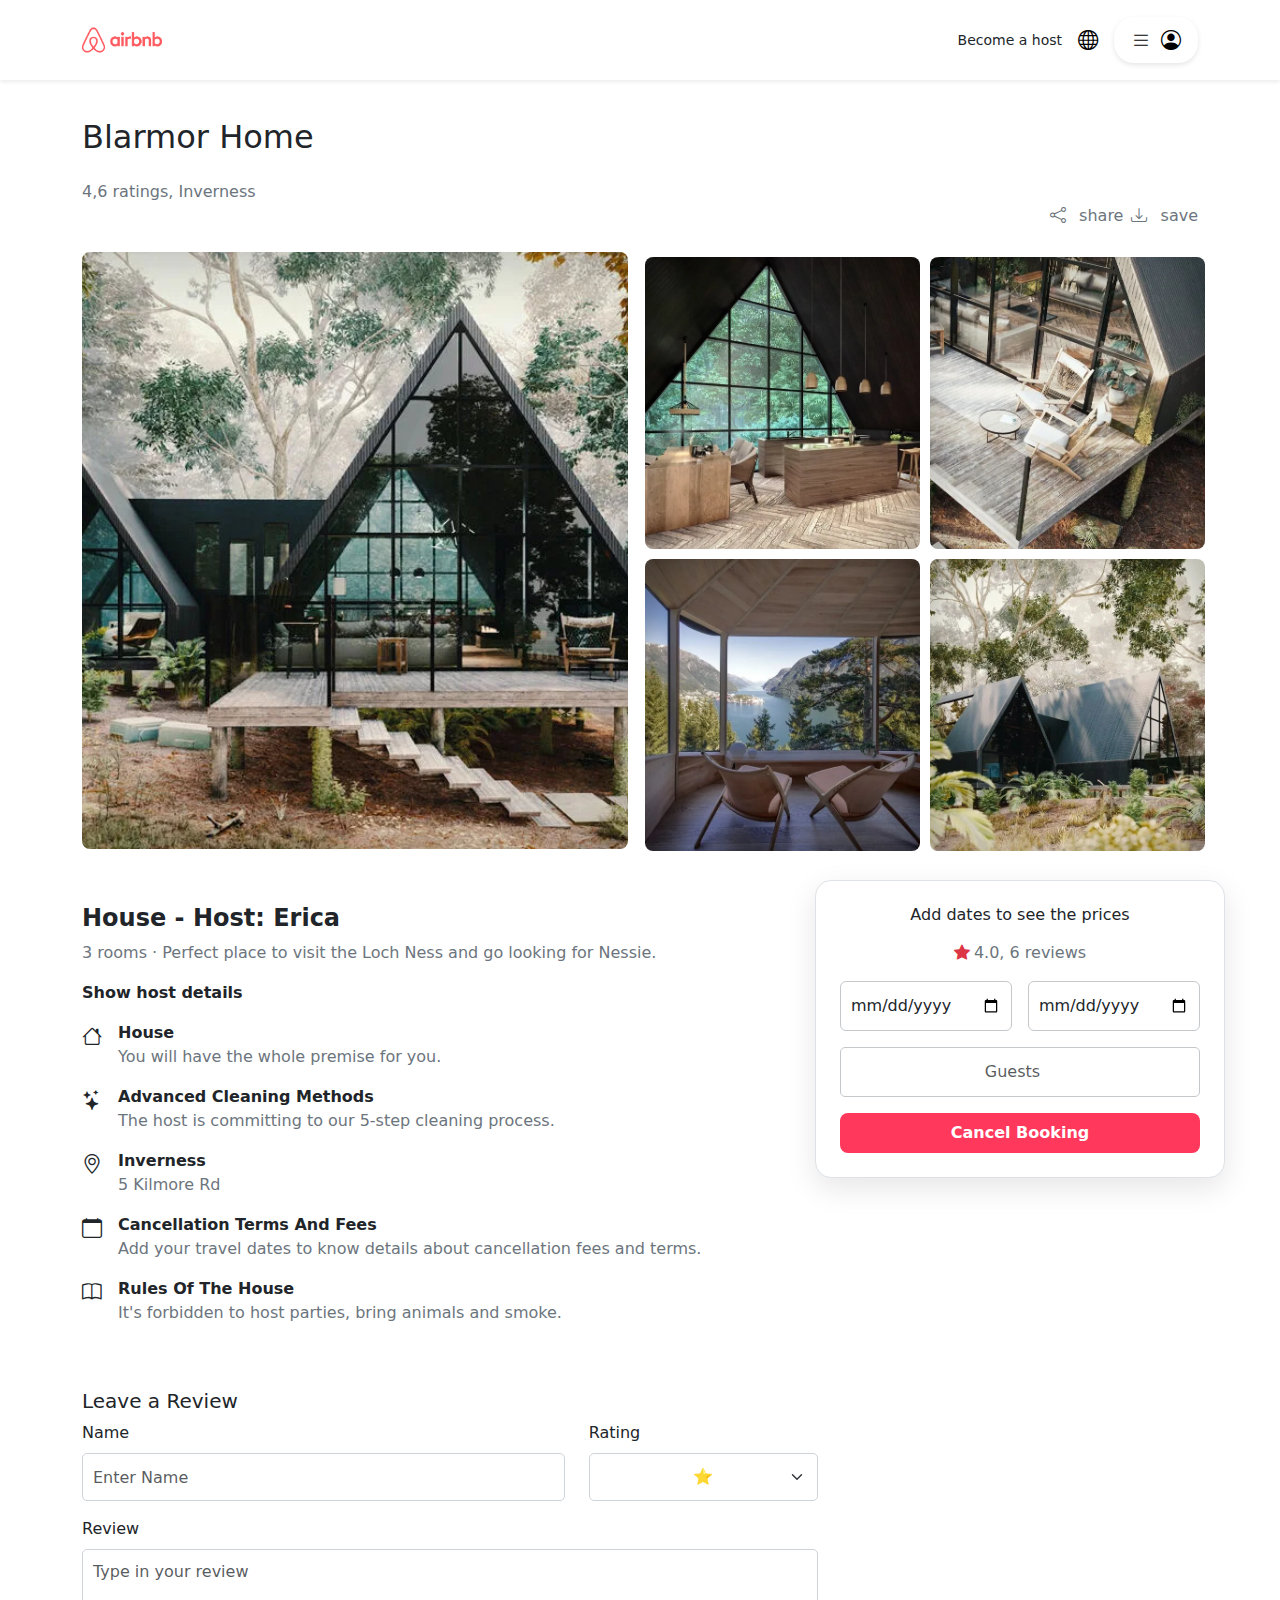
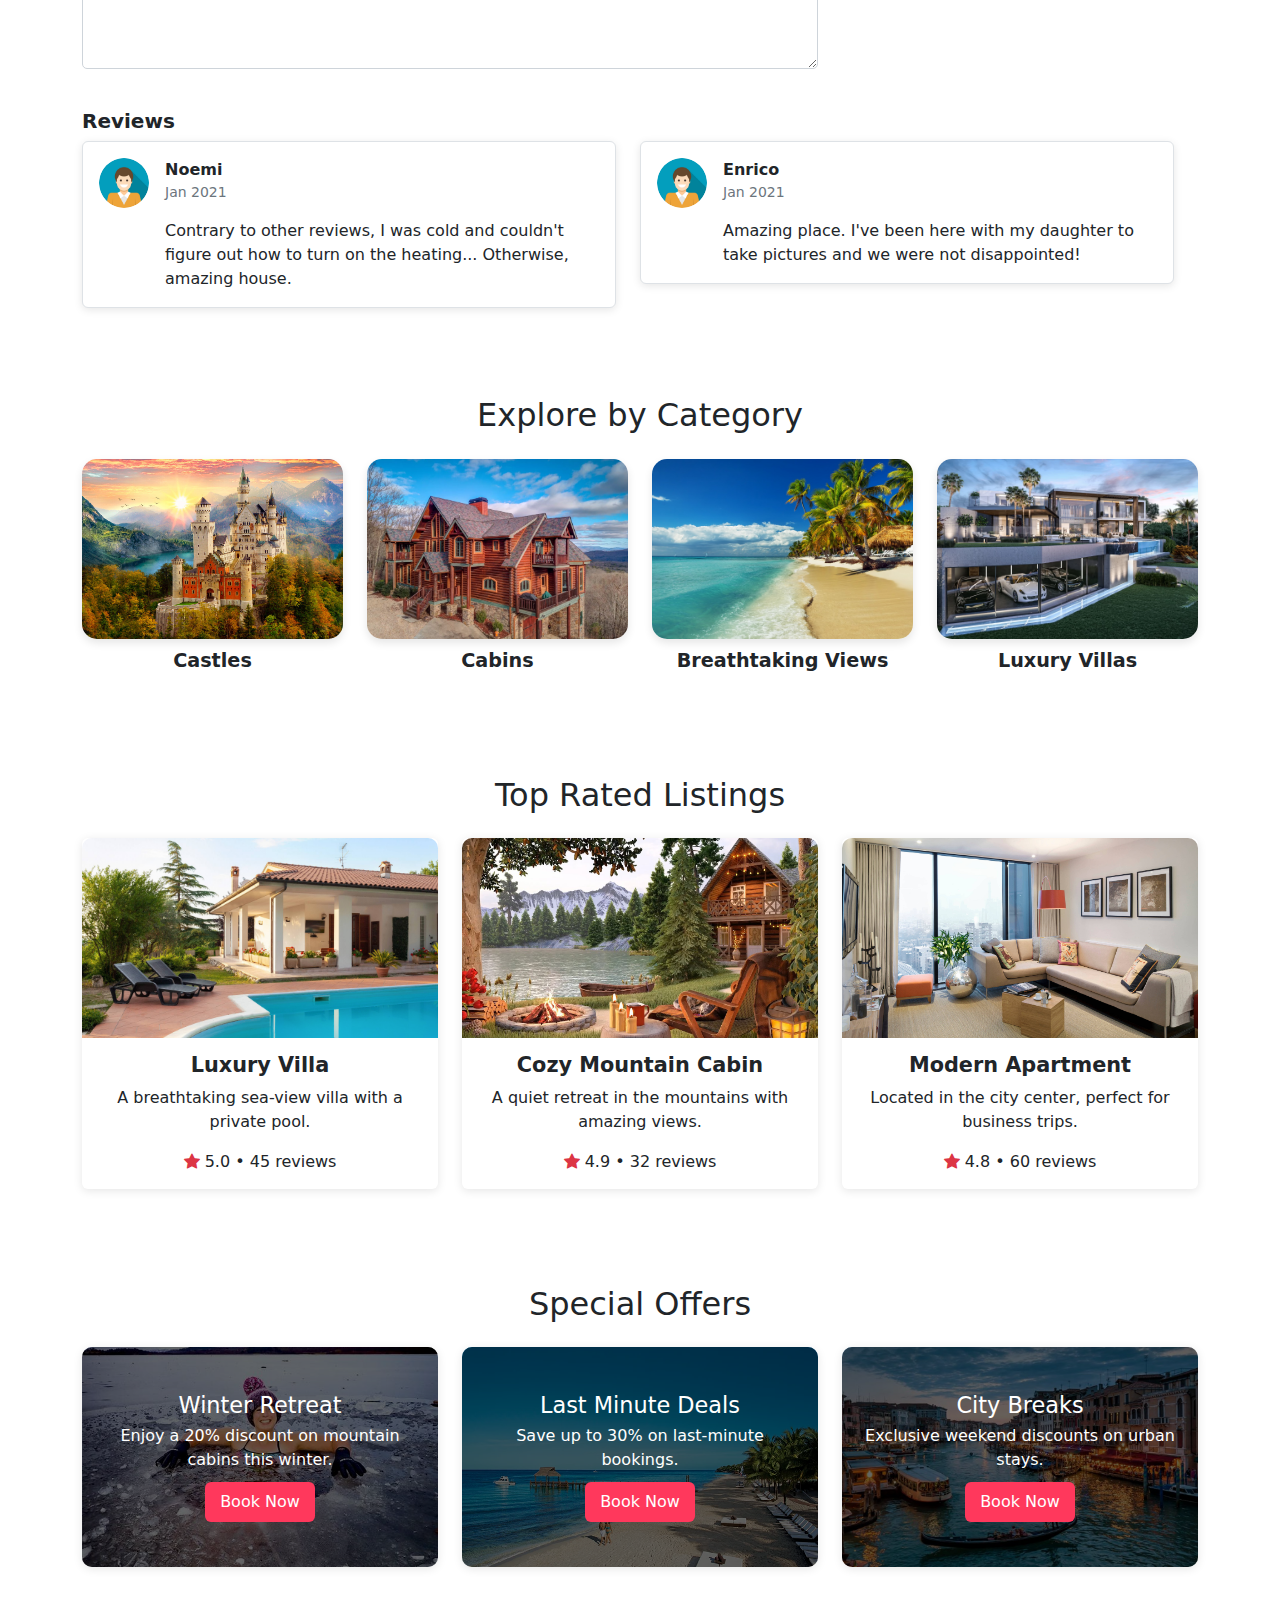
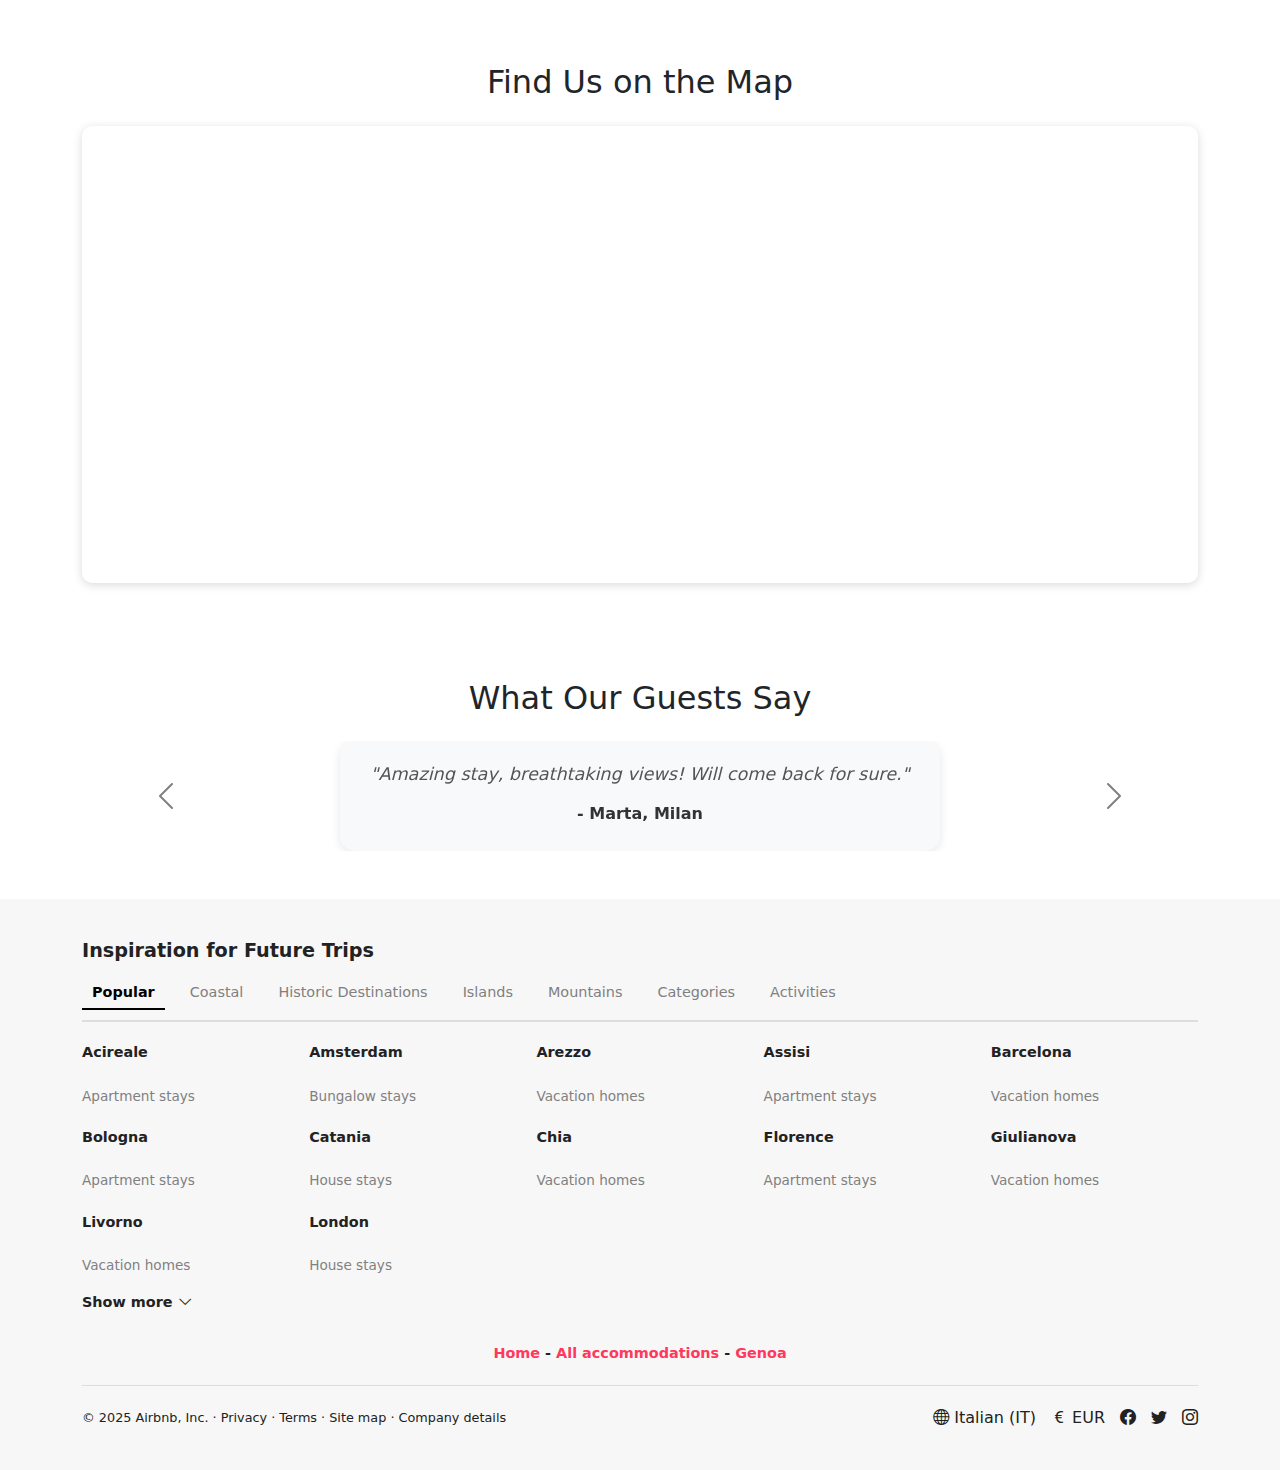
<file: listing.html>
<!doctype html>
<html lang="en">

<head>
    <meta charset="utf-8">
    <meta name="viewport" content="width=device-width, initial-scale=1">
    <title>Blarmor Home</title>
    <!-- CSS di Bootstrap -->
    <link href="https://cdn.jsdelivr.net/npm/bootstrap@5.3.3/dist/css/bootstrap.min.css" rel="stylesheet"
        integrity="sha384-QWTKZyjpPEjISv5WaRU9OFeRpok6YctnYmDr5pNlyT2bRjXh0JMhjY6hW+ALEwIH" crossorigin="anonymous">
    <!-- CSS delle icone di Bootstrap -->
    <link href="https://cdn.jsdelivr.net/npm/bootstrap-icons/font/bootstrap-icons.css" rel="stylesheet">
    <link href="assets/css/listing.css" rel="stylesheet">
    <link href="assets/scss/index.css" rel="stylesheet">
    <!-- Favicon -->
    <link rel="icon" type="image/svg+xml" href="assets/img/favicon.png">
    <link rel="icon" type="image/png" sizes="32x32" href="assets/img/favicon.png">
    <link rel="icon" type="image/png" sizes="16x16" href="assets/img/favicon.png">
    <!-- Open Graph Meta Tags -->
    <meta property="og:title" content="Clone Airbnb">
    <meta property="og:description" content="Un clone di Airbnb realizzato con HTML, CSS e JavaScript. Scopri fantastici alloggi e esperienze uniche.">
    <meta property="og:image" content="assets/img/cover_b.jpg">
    <meta property="og:url" content="https://3-1-build-week-ch-1.vercel.app">
    <meta property="og:type" content="website">
    <!-- Twitter Card Meta Tags -->
    <meta name="twitter:card" content="summary_large_image">
    <meta name="twitter:title" content="Clone Airbnb">
    <meta name="twitter:description" content="Un clone di Airbnb realizzato con HTML, CSS e JavaScript. Scopri fantastici alloggi e esperienze uniche.">
    <meta name="twitter:image" content="assets/img/cover_b.jpg">
    <!-- Canonical Links -->
    <link rel="canonical" href="https://3-1-build-week-ch-1.vercel.app">
    <link rel="alternate" hreflang="en" href="3-1-build-week-ch-1.vercel.app">
    <link rel="alternate" hreflang="en" href="https://3-1-build-week-ch-1.vercel.app/">
</head>

<body>
    <!-- HEADER -->
    <header class="navbar navbar-expand-lg navbar-light bg-white shadow-sm">
        <div class="container">
            <a class="navbar-brand" href="index.html">
                <img src="assets/img/logo-pink.png" alt="Airbnb Logo" class="logo">
            </a>
            <div class="d-flex align-items-center">
                <a href="#" class="text-dark me-3 become-host">Become a host</a>
                <a href="#" class="me-3 globe-icon">
                    <i class="bi bi-globe"></i>
                </a>
                <div class="menu-container">
                    <i class="bi bi-list" id="menuIcon"></i>
                    <i class="bi bi-person-circle"></i>
                    <div class="dropdown-menu" id="dropdownMenu">
                        <a href="index.html"><i class="bi bi-house-door"></i> Home</a>
                        <a href="listing.html"><i class="bi bi-card-list"></i> Listings</a>
                        <a href="genova.html"><i class="bi bi-geo-alt"></i> Genova</a>
                    </div>
                </div>
            </div>
        </div>
    </header>

    <main>      
        <div class="container text-secondary mb-4">
            <div class="mb-4 mt-5">
                <h2 class="text-dark d-inline">Blarmor Home</h2>
            </div>
            <div class="row">
                <span>4,6 ratings, Inverness</span>
            </div>
            <div class="d-flex justify-content-end">
                <span><i class="bi bi-share mx-2"></i> share</span>
                <span><i class="bi bi-download mx-2"></i> save</span>
            </div>
        </div>
        

        <div class="container mt-4">
            <div class="row">
                <div class="col-md-6 order-md-1 order-1">
                    <img src="/assets/img/1.webp" class="img-fluid img-big" alt="Grande">
                </div>
        
                <div class="col-md-6 order-md-2 order-2">
                    <div class="row">
                        <div class="col-6">
                            <img src="assets/img/2.webp" class="img-fluid img-small" alt="Piccola1">
                        </div>
                        <div class="col-6">
                            <img src="assets/img/3.webp" class="img-fluid img-small" alt="Piccola2">
                        </div>
        
                        <div class="col-6 mt-2 mt-md-0">
                            <img src="assets/img/4.webp" class="img-fluid img-small" alt="Piccola3">
                        </div>
                        <div class="col-6 mt-2 mt-md-0">
                            <img src="assets/img/5.webp" class="img-fluid img-small" alt="Piccola4">
                        </div>
                    </div>
                </div>
            </div>
        </div>       

        <div class="container mt-4">
                <div class="row">
                    <div class="col-12 col-md-8 my-4">
                        <h2 class="h4 fw-bold">House - Host: Erica</h2>
                        <p class="text-muted">3 rooms · Perfect place to visit the Loch Ness and go looking for Nessie.</p>
                        <a href="#" class="fw-bold text-dark text-decoration-none">Show host details</a>
                        <ul class="list-unstyled mt-3">
                            <li class="d-flex align-items-start mb-3">
                                <i class="bi bi-house me-3 fs-4"></i>
                                <div>
                                    <strong>House</strong>
                                    <p class="text-muted mb-0">You will have the whole premise for you.</p>
                                </div>
                            </li>
                            <li class="d-flex align-items-start mb-3">
                                <i class="bi bi-stars me-3 fs-4"></i>
                                <div>
                                    <strong>Advanced Cleaning Methods</strong>
                                    <p class="text-muted mb-0">The host is committing to our 5-step cleaning process.</p>
                                </div>
                            </li>
                            <li class="d-flex align-items-start mb-3">
                                <i class="bi bi-geo-alt me-3 fs-4"></i>
                                <div>
                                    <strong>Inverness</strong>
                                    <p class="text-muted mb-0">5 Kilmore Rd</p>
                                </div>
                            </li>
                            <li class="d-flex align-items-start mb-3">
                                <i class="bi bi-calendar me-3 fs-4"></i>
                                <div>
                                    <strong>Cancellation Terms And Fees</strong>
                                    <p class="text-muted mb-0">Add your travel dates to know details about cancellation fees and terms.</p>
                                </div>
                            </li>
                            <li class="d-flex align-items-start">
                                <i class="bi bi-book me-3 fs-4"></i>
                                <div>
                                    <strong>Rules Of The House</strong>
                                    <p class="text-muted mb-0">It's forbidden to host parties, bring animals and smoke.</p>
                                </div>
                            </li>
                        </ul>
                    </div>                

                    <div class="col-12 col-md-4 d-flex justify-content-center">
                        <div class="border rounded-4 p-4 shadow-lg bg-white">
                            <h2 class="h6 mb-3 text-center">Add dates to see the prices</h2>
                            <div class="d-flex align-items-center justify-content-center mb-3">
                                <i class="bi bi-star-fill text-danger me-1"></i>
                                <span class="text-muted"> 4.0, 6 reviews</span>
                            </div>
                            <form>
                                <div class="d-flex gap-3 mb-3">
                                    <div class="position-relative flex-fill">
                                        <input type="date" id="check-in" class="form-control border border-secondary-subtle rounded" placeholder="gg/mm/aaaa">
                                    </div>
                                    <div class="position-relative flex-fill">
                                        <input type="date" id="check-out" class="form-control border border-secondary-subtle rounded" placeholder="gg/mm/aaaa">
                                    </div>
                                </div>
                                <div class="mb-3">
                                    <input type="number" id="guests" class="form-control border border-secondary-subtle text-center" placeholder="Guests">
                                </div>
                                <button type="button" class="btn btn-danger w-100 rounded-3 py-2 fw-bold" onclick="cancelBooking()">Cancel Booking</button>
                            </form>
                        </div>
                    </div>
                </div>
            </div>

        <div class="container mt-4">
            <div class="row">
                <div class="col-12 col-md-8">
                    <h3 class="h5">Leave a Review</h3>
                    <form>
                        <div class="row">
                            <div class="col-md-8 mb-3 d-flex flex-column">
                                <label for="name" class="form-label">Name</label>
                                <input type="text" id="name" class="form-control equal-height" placeholder="Enter Name">
                            </div>
                            <div class="col-md-4 mb-3 d-flex flex-column">
                                <label for="rating" class="form-label">Rating</label>
                                <select id="rating" class="form-select equal-height">
                                    <option value="1">⭐</option>
                                    <option value="2">⭐⭐</option>
                                    <option value="3">⭐⭐⭐</option>
                                    <option value="4">⭐⭐⭐⭐</option>
                                    <option value="5">⭐⭐⭐⭐⭐</option>
                                </select>
                            </div>
                        </div>
                        <div class="mb-3">
                            <label for="review" class="form-label">Review</label>
                            <textarea id="review" rows="5" class="form-control larger-textarea" placeholder="Type in your review"></textarea>
                        </div>
                    </form>
                </div>

                <div class="row">
                    <div class="col-12 my-4">
                        <h3 class="h5 fw-bold">Reviews</h3>
                        <div class="row">
                            <div class="col-12 col-md-6 d-flex">
                                <div class="review d-flex align-items-start border rounded p-3 mb-3 w-100">
                                    <img src="assets/img/propic.png" class="review-avatar me-3">
                                    <div>
                                        <strong>Noemi</strong>
                                        <p class="text-muted small">Jan 2021</p>
                                        <p class="mb-0">Contrary to other reviews, I was cold and couldn't figure out how to turn on the heating... Otherwise, amazing house.</p>
                                    </div>
                                </div>
                            </div>
                            <div class="col-12 col-md-6 d-flex">
                                <div class="review d-flex align-items-start border rounded p-3 mb-3 w-100">
                                    <img src="assets/img/propic.png" class="review-avatar me-3">
                                    <div>
                                        <strong>Enrico</strong>
                                        <p class="text-muted small">Jan 2021</p>
                                        <p class="mb-0">Amazing place. I've been here with my daughter to take pictures and we were not disappointed!</p>
                                    </div>
                                </div>
                            </div>
                        </div>
                    </div>
                </div>
            </div>
        </div>
        
        <section class="explore-categories py-5">
            <div class="container">
                <h2 class="text-center mb-4">Explore by Category</h2>
                <div class="row row-cols-lg-4 row-cols-md-2 row-cols-1 g-4">
                    <div class="col">
                        <div class="category-card">
                            <img src="assets/img/castle.jpg" alt="Castles">
                            <h5>Castles</h5>
                        </div>
                    </div>
                    <div class="col">
                        <div class="category-card">
                            <img src="assets/img/cabin.jpg" alt="Cabins">
                            <h5>Cabins</h5>
                        </div>
                    </div>
                    <div class="col">
                        <div class="category-card">
                            <img src="assets/img/beach.jpg" alt="Breathtaking Views">
                            <h5>Breathtaking Views</h5>
                        </div>
                    </div>
                    <div class="col">
                        <div class="category-card">
                            <img src="assets/img/luxury.jpg" alt="Luxury Villas">
                            <h5>Luxury Villas</h5>
                        </div>
                    </div>
                </div>
            </div>
        </section>

        <section class="top-rated py-5">
            <div class="container">
                <h2 class="text-center mb-4">Top Rated Listings</h2>
                <div class="row row-cols-lg-3 row-cols-md-2 row-cols-1 g-4">
                    <div class="col">
                        <div class="card">
                            <img src="assets/img/top1.jpg" alt="Luxury Villa">
                            <div class="card-body">
                                <h5 class="card-title">Luxury Villa</h5>
                                <p class="card-text">A breathtaking sea-view villa with a private pool.</p>
                                <span><i class="bi bi-star-fill text-danger"></i> 5.0 • 45 reviews</span>
                            </div>
                        </div>
                    </div>
                    <div class="col">
                        <div class="card">
                            <img src="assets/img/top2.jpg" alt="Cozy Mountain Cabin">
                            <div class="card-body">
                                <h5 class="card-title">Cozy Mountain Cabin</h5>
                                <p class="card-text">A quiet retreat in the mountains with amazing views.</p>
                                <span><i class="bi bi-star-fill text-danger"></i> 4.9 • 32 reviews</span>
                            </div>
                        </div>
                    </div>
                    <div class="col">
                        <div class="card">
                            <img src="assets/img/top3.jpg" alt="Modern Apartment">
                            <div class="card-body">
                                <h5 class="card-title">Modern Apartment</h5>
                                <p class="card-text">Located in the city center, perfect for business trips.</p>
                                <span><i class="bi bi-star-fill text-danger"></i> 4.8 • 60 reviews</span>
                            </div>
                        </div>
                    </div>
                </div>
            </div>
        </section>

        <section class="special-offers py-5">
            <div class="container">
                <h2 class="text-center mb-4">Special Offers</h2>
                <div class="row row-cols-lg-3 row-cols-md-2 row-cols-1 g-4">
                    <div class="col">
                        <div class="offer-card">
                            <img src="assets/img/offer1.jpg" alt="Winter Retreat">
                            <div class="offer-details">
                                <h5>Winter Retreat</h5>
                                <p>Enjoy a 20% discount on mountain cabins this winter.</p>
                                <a href="#" class="btn btn-danger">Book Now</a>
                            </div>
                        </div>
                    </div>
                    <div class="col">
                        <div class="offer-card">
                            <img src="assets/img/offer2.jpg" alt="Last Minute Deals">
                            <div class="offer-details">
                                <h5>Last Minute Deals</h5>
                                <p>Save up to 30% on last-minute bookings.</p>
                                <a href="#" class="btn btn-danger">Book Now</a>
                            </div>
                        </div>
                    </div>
                    <div class="col">
                        <div class="offer-card">
                            <img src="assets/img/offer3.jpg" alt="City Breaks">
                            <div class="offer-details">
                                <h5>City Breaks</h5>
                                <p>Exclusive weekend discounts on urban stays.</p>
                                <a href="#" class="btn btn-danger">Book Now</a>
                            </div>
                        </div>
                    </div>
                </div>
            </div>
        </section>

        <section class="interactive-map py-5">
            <div class="container">
                <h2 class="text-center mb-4">Find Us on the Map</h2>
                <div class="map-container">
                    <iframe src="https://www.google.com/maps/embed?pb=!1m18!1m12!1m3!1d243647.63502874065!2d8.848336865499244!3d44.40706247005502!2m3!1f0!2f0!3f0!3m2!1i1024!2i768!4f13.1!3m3!1m2!1s0x12d34bf5b8dcd1bf%3A0x23e1b1bb0f8f87!2sGenova!5e0!3m2!1sen!2sit!4v1610042394556!5m2!1sen!2sit"
                        width="100%" height="450" style="border:0;" allowfullscreen="" loading="lazy"></iframe>
                </div>
            </div>
        </section>

        <section class="guest-reviews py-5">
            <div class="container">
                <h2 class="text-center mb-4">What Our Guests Say</h2>
                <div id="reviewCarousel" class="carousel slide" data-bs-ride="carousel">
                    <div class="carousel-inner">
                        <div class="carousel-item active">
                            <div class="review-card">
                                <p>"Amazing stay, breathtaking views! Will come back for sure."</p>
                                <h5>- Marta, Milan</h5>
                            </div>
                        </div>
                        <div class="carousel-item">
                            <div class="review-card">
                                <p>"A unique experience, the house was cozy and well located."</p>
                                <h5>- Luca, Rome</h5>
                            </div>
                        </div>
                        <div class="carousel-item">
                            <div class="review-card">
                                <p>"Great hospitality, the perfect place to relax."</p>
                                <h5>- Giulia, Turin</h5>
                            </div>
                        </div>
                    </div>
                    <button class="carousel-control-prev" type="button" data-bs-target="#reviewCarousel" data-bs-slide="prev">
                        <span class="carousel-control-prev-icon" aria-hidden="true"></span>
                    </button>
                    <button class="carousel-control-next" type="button" data-bs-target="#reviewCarousel" data-bs-slide="next">
                        <span class="carousel-control-next-icon" aria-hidden="true"></span>
                    </button>
                </div>
            </div>
        </section>
    </main>

    <footer class="site-footer">
        <div class="container">
            <div class="footer-inspiration">
                <h5>Inspiration for Future Trips</h5>
                <div class="footer-tabs">
                    <span class="active">Popular</span>
                    <span>Coastal</span>
                    <span>Historic Destinations</span>
                    <span>Islands</span>
                    <span>Mountains</span>
                    <span>Categories</span>
                    <span>Activities</span>
                </div>
    
                <div class="footer-destinations">
                    <div>
                        <strong>Acireale</strong><br><span>Apartment stays</span>
                    </div>
                    <div>
                        <strong>Amsterdam</strong><br><span>Bungalow stays</span>
                    </div>
                    <div>
                        <strong>Arezzo</strong><br><span>Vacation homes</span>
                    </div>
                    <div>
                        <strong>Assisi</strong><br><span>Apartment stays</span>
                    </div>
                    <div>
                        <strong>Barcelona</strong><br><span>Vacation homes</span>
                    </div>
                    <div>
                        <strong>Bologna</strong><br><span>Apartment stays</span>
                    </div>
                    <div>
                        <strong>Catania</strong><br><span>House stays</span>
                    </div>
                    <div>
                        <strong>Chia</strong><br><span>Vacation homes</span>
                    </div>
                    <div>
                        <strong>Florence</strong><br><span>Apartment stays</span>
                    </div>
                    <div>
                        <strong>Giulianova</strong><br><span>Vacation homes</span>
                    </div>
                    <div>
                        <strong>Livorno</strong><br><span>Vacation homes</span>
                    </div>
                    <div>
                        <strong>London</strong><br><span>House stays</span>
                    </div>
                </div>
    
                <div class="footer-show-more">
                    <strong>Show more</strong> <i class="bi bi-chevron-down"></i>
                </div>
            </div>
    
            <div class="footer-pages">
                <a href="index.html">Home</a> - <a href="listing.html">All accommodations</a> - <a href="genova.html">Genoa</a>
            </div>
    
            <div class="footer-bottom">
                <p>© 2025 Airbnb, Inc. · <a href="#">Privacy</a> · <a href="#">Terms</a> · <a href="#">Site map</a> · <a href="#">Company details</a></p>
                <div class="footer-settings">
                    <a href="#"><i class="bi bi-globe"></i> Italian (IT)</a>
                    <a href="#"><i class="bi bi-currency-euro"></i> EUR</a>
                    <a href="#"><i class="bi bi-facebook"></i></a>
                    <a href="#"><i class="bi bi-twitter"></i></a>
                    <a href="#"><i class="bi bi-instagram"></i></a>
                </div>
            </div>
        </div>
    </footer>

    <!-- JS di Bootstrap -->
    <script src="https://cdn.jsdelivr.net/npm/bootstrap@5.3.3/dist/js/bootstrap.bundle.min.js"
        integrity="sha384-YvpcrYf0tY3lHB60NNkmXc5s9fDVZLESaAA55NDzOxhy9GkcIdslK1eN7N6jIeHz"
        crossorigin="anonymous"></script>
    <script src="https://cdn.jsdelivr.net/npm/bootstrap@5.3.3/dist/js/bootstrap.bundle.min.js"
        integrity="sha384-YvpcrYf0tY3lHB60NNkmXc5s9fDVZLESaAA55NDzOxhy9GkcIdslK1eN7N6jIeHz"
        crossorigin="anonymous"></script>
        <!-- Script Menu -->
        <script>
                    document.getElementById("menuIcon").addEventListener("click", function () {
                var dropdown = document.getElementById("dropdownMenu");
                dropdown.style.display = dropdown.style.display === "block" ? "none" : "block";
            });

            document.addEventListener("click", function (event) {
                var menuIcon = document.getElementById("menuIcon");
                var dropdown = document.getElementById("dropdownMenu");

                if (!menuIcon.contains(event.target) && !dropdown.contains(event.target)) {
                    dropdown.style.display = "none";
                }
            });
        </script>
<!-- Cancella booking -->
<script src="assets/js/cancel.js"></script>

</body>
</html>
</file>
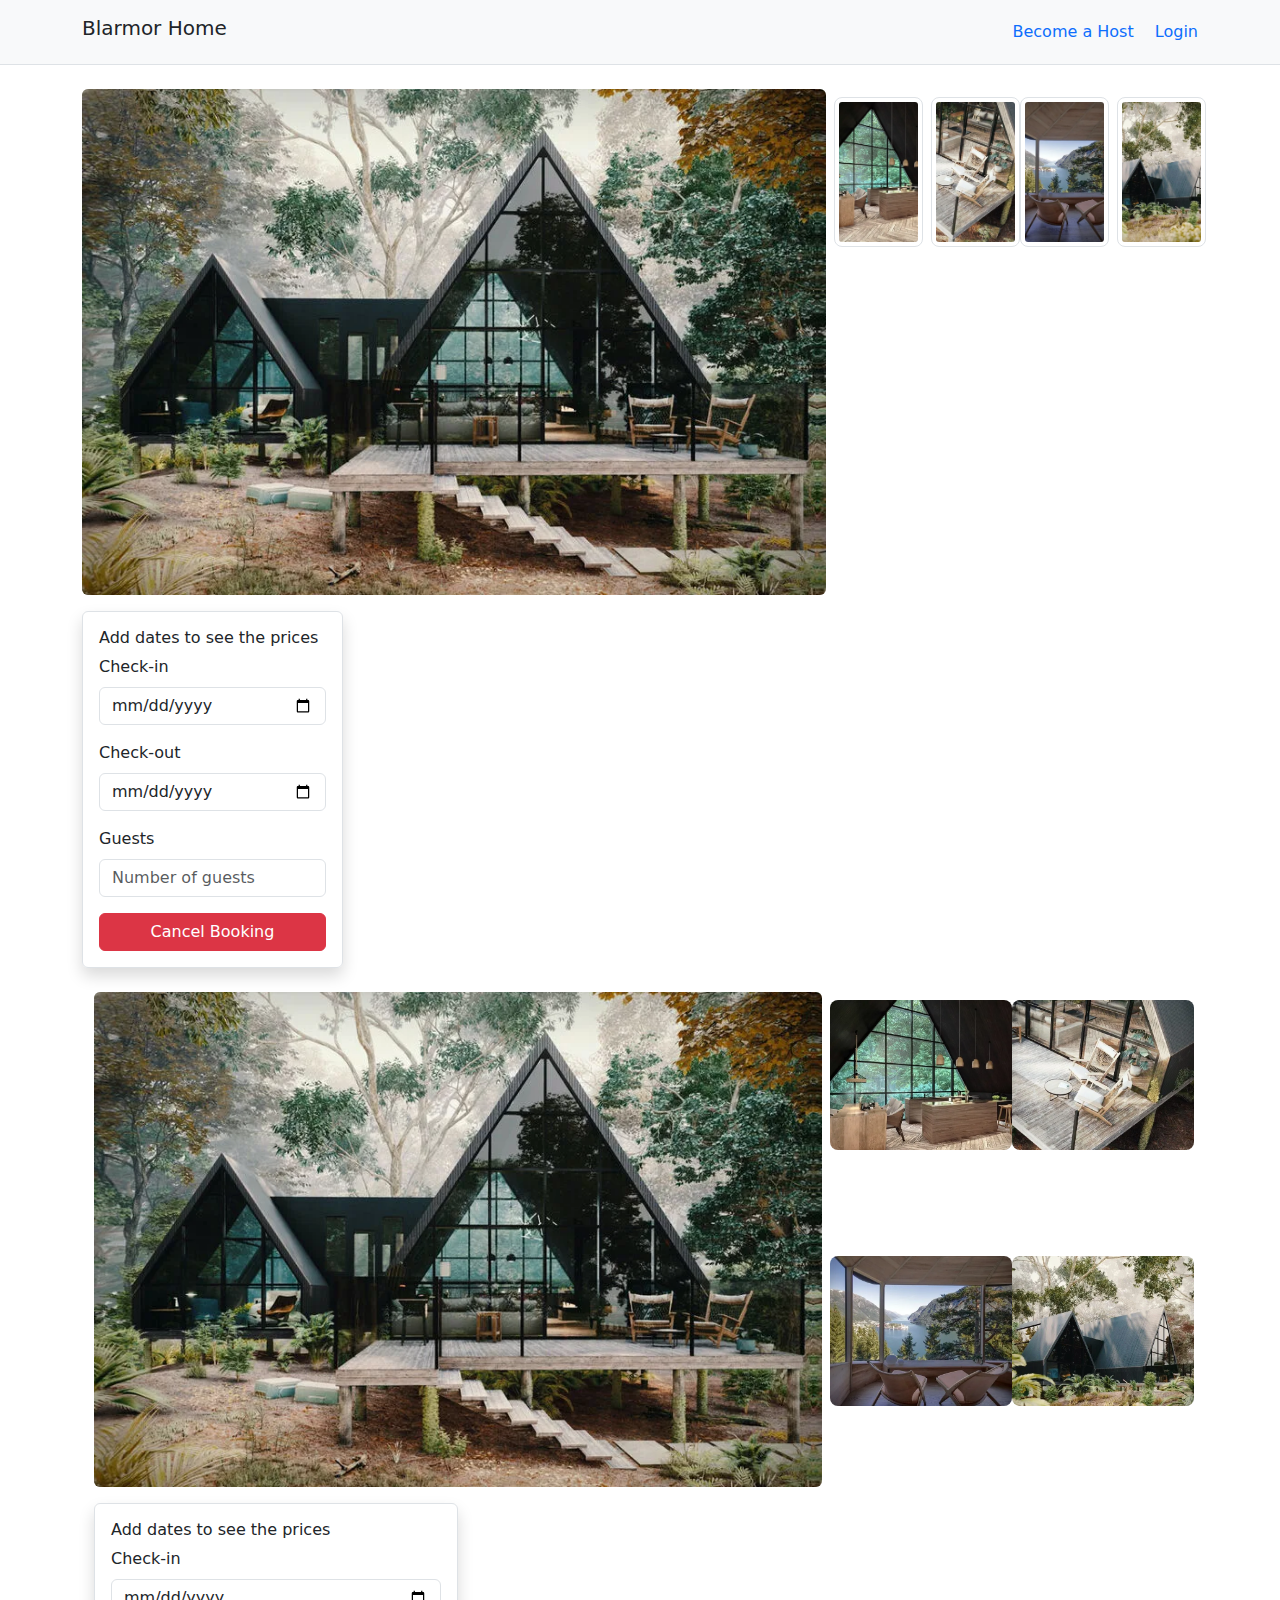
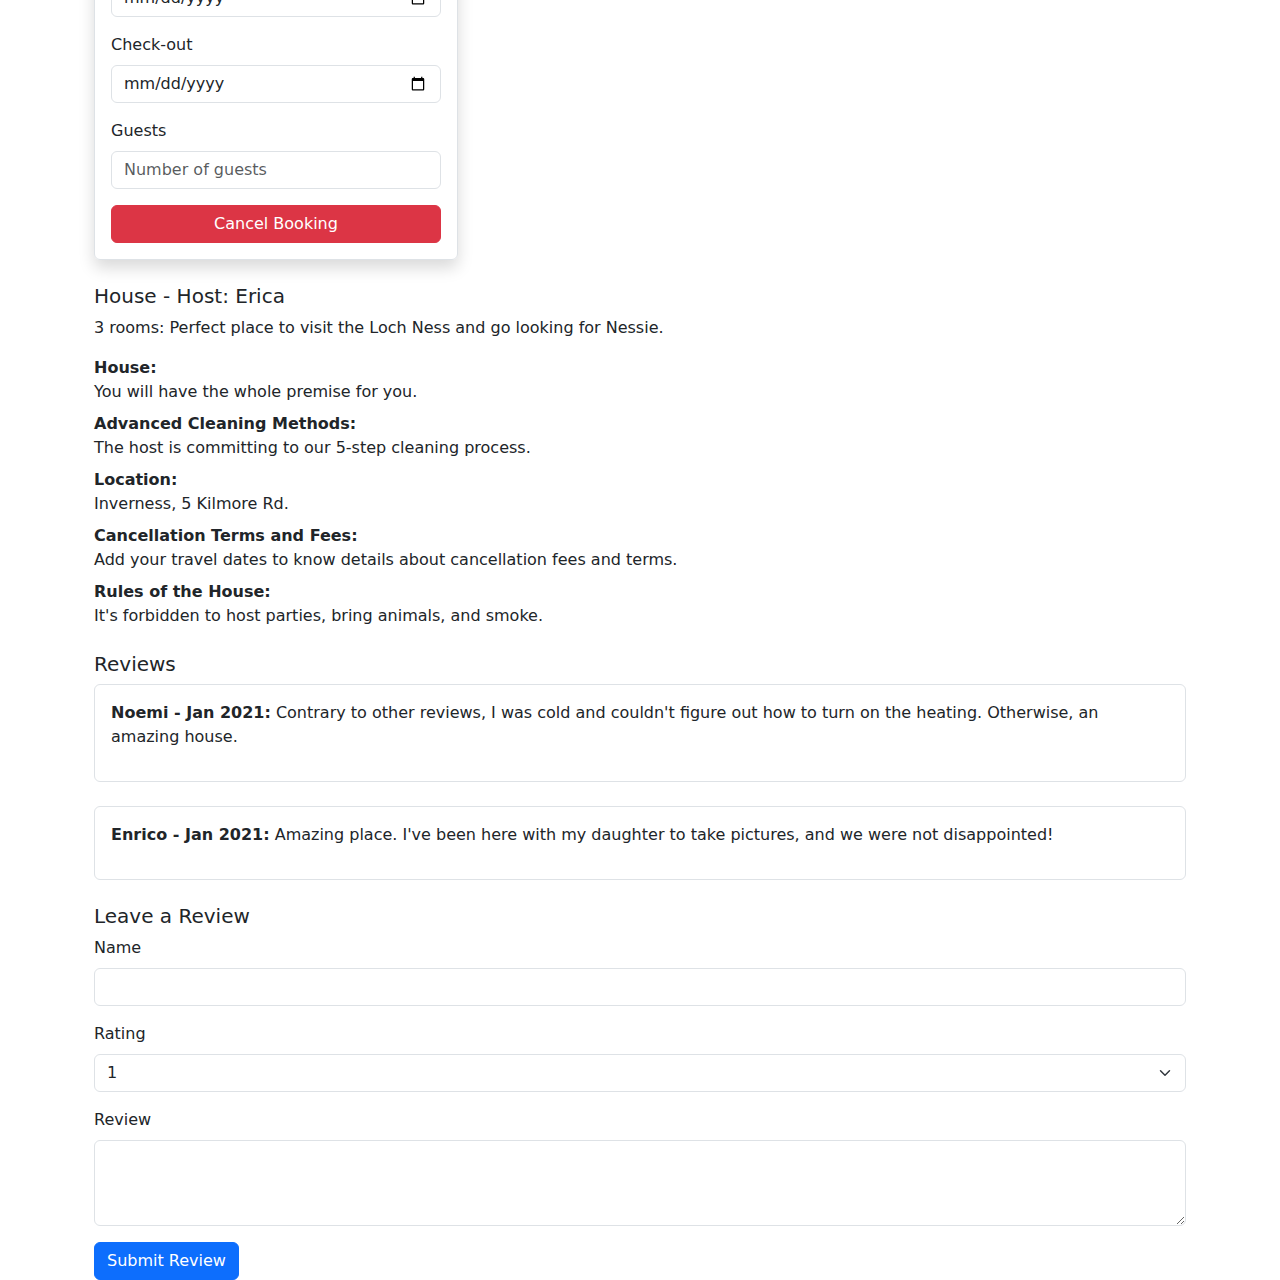
<file: pagina3.html>
<!doctype html>
<html lang="en">
  <head>
    <meta charset="utf-8">
    <meta name="viewport" content="width=device-width, initial-scale=1">
    <title>Blarmor Home</title>
    <!-- CSS di Bootstrap -->
    <link href="https://cdn.jsdelivr.net/npm/bootstrap@5.3.3/dist/css/bootstrap.min.css" rel="stylesheet" integrity="sha384-QWTKZyjpPEjISv5WaRU9OFeRpok6YctnYmDr5pNlyT2bRjXh0JMhjY6hW+ALEwIH" crossorigin="anonymous">
    <!-- CSS delle icone di Bootstrap -->
    <link href="https://cdn.jsdelivr.net/npm/bootstrap-icons/font/bootstrap-icons.css" rel="stylesheet">
    <link href="assets/assets/custom.css" rel="stylesheet">

  </head>
  <body>

      <header class="bg-light py-3 border-bottom">
          <div class="container d-flex justify-content-between align-items-center">
              <h1 class="h5">Blarmor Home</h1>
              <nav>
                  <a href="#" class="text-decoration-none me-3">Become a Host</a>
                  <a href="#" class="text-decoration-none">Login</a>
              </nav>
          </div>
      </header>
  
      <main class="container mt-4">
          <section class="row">
              <div class="d-flex col-12 col-md-10">
                  <div class="mb-3">
                      <img src="assets/assets/1.webp" class="img-fluid rounded" alt="Main property image">
                  </div>
                  <div class=" property-images  gap-2 col-6 col-md-2">
                      <img src="assets/assets/2.webp" class="img-thumbnail" alt="Image 1">
                      <img src="assets/assets/3.webp" class="img-thumbnail" alt="Image 2">
                  </div>
                  <div class=" property-images  gap-2 col-6 col-md-2">
                      <img src="assets/assets/4.webp" class="img-thumbnail" alt="Image 3">
                      <img src="assets/assets/5.webp" class="img-thumbnail" alt="Image 4">
                  </div>
                  </div>
              </div>
              </section>
              <section class="row">
              <div class="col-lg-3">
                  <div class="border rounded p-3 shadow">
                      <h2 class="h6">Add dates to see the prices</h2>
                      <form>
                          <div class="mb-3">
                              <label for="check-in" class="form-label">Check-in</label>
                              <input type="date" id="check-in" class="form-control">
                          </div>
                          <div class="mb-3">
                              <label for="check-out" class="form-label">Check-out</label>
                              <input type="date" id="check-out" class="form-control">
                          </div>
                          <div class="mb-3">
                              <label for="guests" class="form-label">Guests</label>
                              <input type="number" id="guests" class="form-control" placeholder="Number of guests">
                          </div>
                          <button type="button" class="btn btn-danger w-100">Cancel Booking</button>
                      </form>
                  </div>
              </div>
          </section>


          <main class="container mt-4">
            <section class="row">
                <div class="d-flex col-12 col-md-8">
                    <div class="mb-3">
                        <img src="assets/assets/1.webp" class="img-fluid rounded" alt="Main property image">
                    </div>
                    <div class="property-images col-6 col-md-4">
                        <img src="assets/assets/2.webp" alt="Image 1">
                        <img src="assets/assets/3.webp" alt="Image 2">
                        <img src="assets/assets/4.webp" alt="Image 3">
                        <img src="assets/assets/5.webp" alt="Image 4">
                    </div>
                </div>
            </section>
                <div class="col-lg-4">
                    <div class="border rounded p-3 shadow">
                        <h2 class="h6">Add dates to see the prices</h2>
                        <form>
                            <div class="mb-3">
                                <label for="check-in" class="form-label">Check-in</label>
                                <input type="date" id="check-in" class="form-control">
                            </div>
                            <div class="mb-3">
                                <label for="check-out" class="form-label">Check-out</label>
                                <input type="date" id="check-out" class="form-control">
                            </div>
                            <div class="mb-3">
                                <label for="guests" class="form-label">Guests</label>
                                <input type="number" id="guests" class="form-control" placeholder="Number of guests">
                            </div>
                            <button type="button" class="btn btn-danger w-100">Cancel Booking</button>
                        </form>
                    </div>
                </div>
            

  
          <section class="mt-4">
              <h2 class="h5">House - Host: Erica</h2>
              <p>3 rooms: Perfect place to visit the Loch Ness and go looking for Nessie.</p>
              <ul class="list-unstyled">
                  <li class="mb-2"><strong>House:</strong> You will have the whole premise for you.</li>
                  <li class="mb-2"><strong>Advanced Cleaning Methods:</strong> The host is committing to our 5-step cleaning process.</li>
                  <li class="mb-2"><strong>Location:</strong> Inverness, 5 Kilmore Rd.</li>
                  <li class="mb-2"><strong>Cancellation Terms and Fees:</strong> Add your travel dates to know details about cancellation fees and terms.</li>
                  <li class="mb-2"><strong>Rules of the House:</strong> It's forbidden to host parties, bring animals, and smoke.</li>
              </ul>
          </section>
  
          <section class="mt-4">
              <h3 class="h5">Reviews</h3>
              <div class="review border rounded p-3">
                  <p><strong>Noemi - Jan 2021:</strong> Contrary to other reviews, I was cold and couldn't figure out how to turn on the heating. Otherwise, an amazing house.</p>
              </div>
              <div class="review border rounded p-3">
                  <p><strong>Enrico - Jan 2021:</strong> Amazing place. I've been here with my daughter to take pictures, and we were not disappointed!</p>
              </div>
          </section>
  
          <section class="mt-4">
              <h3 class="h5">Leave a Review</h3>
              <form>
                  <div class="mb-3">
                      <label for="name" class="form-label">Name</label>
                      <input type="text" id="name" class="form-control">
                  </div>
                  <div class="mb-3">
                      <label for="rating" class="form-label">Rating</label>
                      <select id="rating" class="form-select">
                          <option value="1">1</option>
                          <option value="2">2</option>
                          <option value="3">3</option>
                          <option value="4">4</option>
                          <option value="5">5</option>
                      </select>
                  </div>
                  <div class="mb-3">
                      <label for="review" class="form-label">Review</label>
                      <textarea id="review" rows="3" class="form-control"></textarea>
                  </div>
                  <button type="submit" class="btn btn-primary">Submit Review</button>
              </form>
          </section>
      </main>
  
   




    <!-- JS di Bootstrap -->
    <script src="https://cdn.jsdelivr.net/npm/bootstrap@5.3.3/dist/js/bootstrap.bundle.min.js" integrity="sha384-YvpcrYf0tY3lHB60NNkmXc5s9fDVZLESaAA55NDzOxhy9GkcIdslK1eN7N6jIeHz" crossorigin="anonymous"></script>
    <script src="https://cdn.jsdelivr.net/npm/bootstrap@5.3.3/dist/js/bootstrap.bundle.min.js" integrity="sha384-YvpcrYf0tY3lHB60NNkmXc5s9fDVZLESaAA55NDzOxhy9GkcIdslK1eN7N6jIeHz" crossorigin="anonymous"></script>
  </body>
</html>
</file>
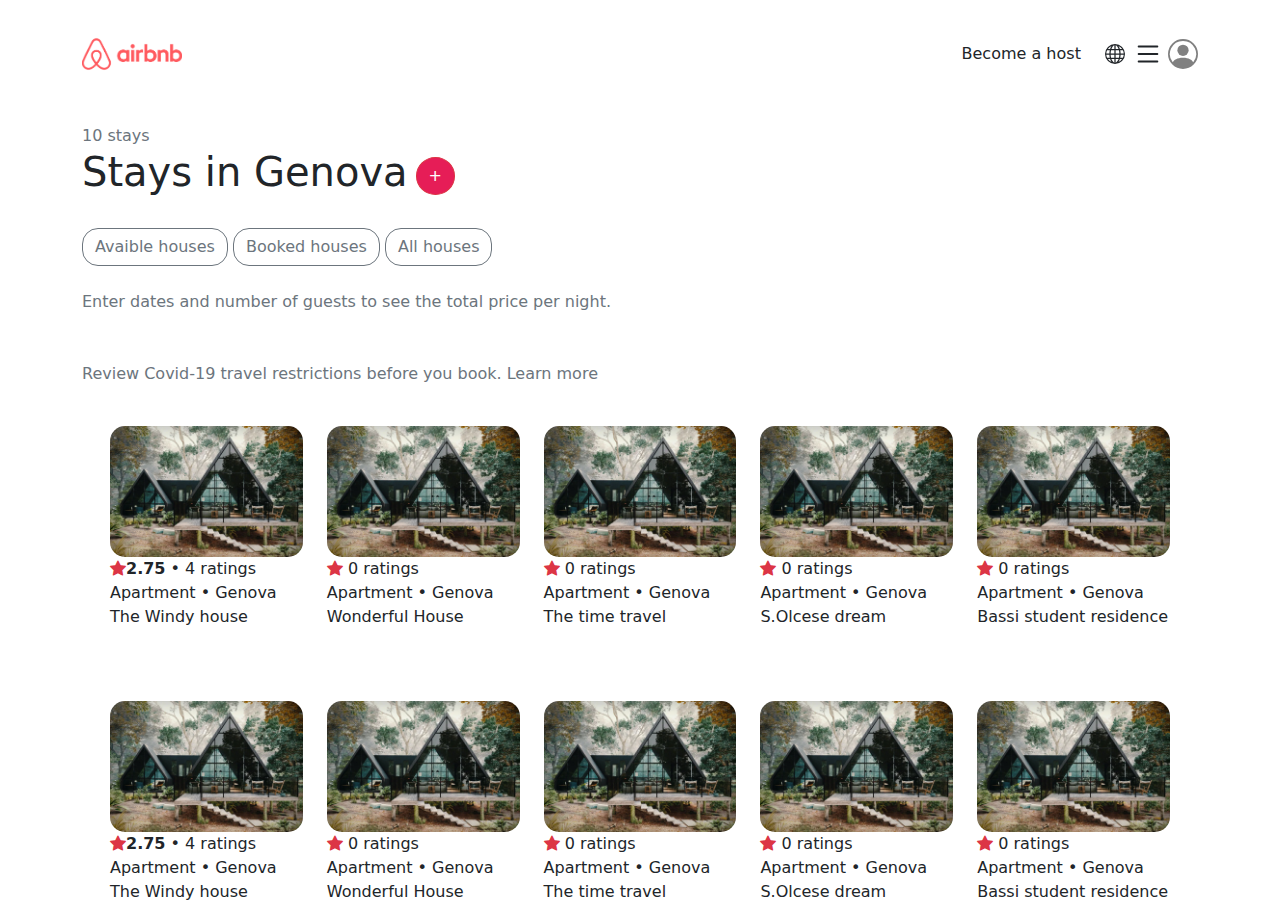
<file: secondPage.html>
<!doctype html>
<html lang="en">

<head>
    <meta charset="utf-8">
    <meta name="viewport" content="width=device-width, initial-scale=1">
    <title>Genova</title>
    <link href="https://cdn.jsdelivr.net/npm/bootstrap@5.3.3/dist/css/bootstrap.min.css" rel="stylesheet"
        integrity="sha384-QWTKZyjpPEjISv5WaRU9OFeRpok6YctnYmDr5pNlyT2bRjXh0JMhjY6hW+ALEwIH" crossorigin="anonymous">
    <link href="https://cdn.jsdelivr.net/npm/bootstrap-icons/font/bootstrap-icons.css" rel="stylesheet">
    <link rel="stylesheet" href="/assets/assets/secondPage.css">
</head>

<body>
    <header class="p-3 mb-3">
        <nav class="navbar navbar-expand-lg">
            <div class="container">
                <a class="navbar-brand" href="#"><img src="/assets/assets/logo-pink.png" width="100" alt=""></a>
                <div class="collapse navbar-collapse justify-content-end" id="navbarSupportedContent">
                    <div class="d-flex align-items-center gap-3">
                        <span>Become a host</span>
                        <svg xmlns="http://www.w3.org/2000/svg" width="20" fill="currentColor" class="bi bi-globe mx-2"
                            viewBox="0 0 16 16">
                            <path
                                d="M0 8a8 8 0 1 1 16 0A8 8 0 0 1 0 8m7.5-6.923c-.67.204-1.335.82-1.887 1.855A8 8 0 0 0 5.145 4H7.5zM4.09 4a9.3 9.3 0 0 1 .64-1.539 7 7 0 0 1 .597-.933A7.03 7.03 0 0 0 2.255 4zm-.582 3.5c.03-.877.138-1.718.312-2.5H1.674a7 7 0 0 0-.656 2.5zM4.847 5a12.5 12.5 0 0 0-.338 2.5H7.5V5zM8.5 5v2.5h2.99a12.5 12.5 0 0 0-.337-2.5zM4.51 8.5a12.5 12.5 0 0 0 .337 2.5H7.5V8.5zm3.99 0V11h2.653c.187-.765.306-1.608.338-2.5zM5.145 12q.208.58.468 1.068c.552 1.035 1.218 1.65 1.887 1.855V12zm.182 2.472a7 7 0 0 1-.597-.933A9.3 9.3 0 0 1 4.09 12H2.255a7 7 0 0 0 3.072 2.472M3.82 11a13.7 13.7 0 0 1-.312-2.5h-2.49c.062.89.291 1.733.656 2.5zm6.853 3.472A7 7 0 0 0 13.745 12H11.91a9.3 9.3 0 0 1-.64 1.539 7 7 0 0 1-.597.933M8.5 12v2.923c.67-.204 1.335-.82 1.887-1.855q.26-.487.468-1.068zm3.68-1h2.146c.365-.767.594-1.61.656-2.5h-2.49a13.7 13.7 0 0 1-.312 2.5m2.802-3.5a7 7 0 0 0-.656-2.5H12.18c.174.782.282 1.623.312 2.5zM11.27 2.461c.247.464.462.98.64 1.539h1.835a7 7 0 0 0-3.072-2.472c.218.284.418.598.597.933M10.855 4a8 8 0 0 0-.468-1.068C9.835 1.897 9.17 1.282 8.5 1.077V4z" />
                        </svg>
                    </div>
                </div>
                <div>
                    <svg xmlns="http://www.w3.org/2000/svg" width="30" fill="currentColor" class="bi bi-list"
                        viewBox="0 0 16 16">
                        <path fill-rule="evenodd"
                            d="M2.5 12a.5.5 0 0 1 .5-.5h10a.5.5 0 0 1 0 1H3a.5.5 0 0 1-.5-.5m0-4a.5.5 0 0 1 .5-.5h10a.5.5 0 0 1 0 1H3a.5.5 0 0 1-.5-.5m0-4a.5.5 0 0 1 .5-.5h10a.5.5 0 0 1 0 1H3a.5.5 0 0 1-.5-.5" />
                    </svg>
                    <svg xmlns="http://www.w3.org/2000/svg" width="30" fill="grey" class="bi bi-person-circle"
                        viewBox="0 0 16 16">
                        <path d="M11 6a3 3 0 1 1-6 0 3 3 0 0 1 6 0" />
                        <path fill-rule="evenodd"
                            d="M0 8a8 8 0 1 1 16 0A8 8 0 0 1 0 8m8-7a7 7 0 0 0-5.468 11.37C3.242 11.226 4.805 10 8 10s4.757 1.225 5.468 2.37A7 7 0 0 0 8 1" />
                    </svg>
                </div>
            </div>
        </nav>
    </header>
    <main>
        <div class="container text-secondary mb-4">
            <span>10 stays</span>
            <div class="d-flex align-items-center mb-4">
                <h1 class="text-dark d-inline ">Stays in Genova</h1>
                <button type="button" class="btn btn-danger mx-2 rounded-circle plus">+</button>
            </div>
            <div class="mb-4">
                <button type="button" class="btn btn-outline-secondary rounded-4">Avaible houses</button>
                <button type="button" class="btn btn-outline-secondary rounded-4">Booked houses</button>
                <button type="button" class="btn btn-outline-secondary rounded-4">All houses</button>
            </div>
            <span>Enter dates and number of guests to see the total price per night.</span>
        </div>
        <div class="container text-secondary mt-5">
            <span>Review Covid-19 travel restrictions before you book. Learn more</span>
            <div class="row g-4 m-3">
                <div class="col">
                    <div class="card h-100">
                        <img src="/assets/assets/1.webp" class="card-img-top" alt="...">
                        <div class="card-body">
                            <span><i class="bi bi-star-fill text-danger"></i><b>2.75</b> • 4 ratings</span>
                            <p>Apartment • Genova</p>
                            <p>The Windy house</p>
                        </div>
                    </div>
                </div>
                <div class="col">
                    <div class="card h-100">
                        <img src="/assets/assets/1.webp" class="card-img-top" alt="...">
                        <div class="card-body">
                            <span><i class="bi bi-star-fill text-danger"></i> 0 ratings</span>
                            <p>Apartment • Genova</p>
                            <p>Wonderful House</p>
                        </div>
                    </div>
                </div>
                <div class="col">
                    <div class="card h-100">
                        <img src="/assets/assets/1.webp" class="card-img-top" alt="...">
                        <div class="card-body">
                            <span><i class="bi bi-star-fill text-danger"></i> 0 ratings</span>
                            <p>Apartment • Genova</p>
                            <p>The time travel</p>
                        </div>
                    </div>
                </div>
                <div class="col">
                    <div class="card h-100">
                        <img src="/assets/assets/1.webp" class="card-img-top" alt="...">
                        <div class="card-body">
                            <span><i class="bi bi-star-fill text-danger"></i> 0 ratings</span>
                            <p>Apartment • Genova</p>
                            <p>S.Olcese dream</p>
                        </div>
                    </div>
                </div>
                <div class="col">
                    <div class="card h-100">
                        <img src="/assets/assets/1.webp" class="card-img-top" alt="...">
                        <div class="card-body">
                            <span><i class="bi bi-star-fill text-danger"></i> 0 ratings</span>
                            <p>Apartment • Genova</p>
                            <p>Bassi student residence</p>
                        </div>
                    </div>
                </div>
            </div>
            <div class="row g-4 mt-5 m-3">
                <div class="col">
                    <div class="card h-100">
                        <img src="/assets/assets/1.webp" class="card-img-top" alt="...">
                        <div class="card-body">
                            <span><i class="bi bi-star-fill text-danger"></i><b>2.75</b> • 4 ratings</span>
                            <p>Apartment • Genova</p>
                            <p>The Windy house</p>
                        </div>
                    </div>
                </div>
                <div class="col">
                    <div class="card h-100">
                        <img src="/assets/assets/1.webp" class="card-img-top" alt="...">
                        <div class="card-body">
                            <span><i class="bi bi-star-fill text-danger"></i> 0 ratings</span>
                            <p>Apartment • Genova</p>
                            <p>Wonderful House</p>
                        </div>
                    </div>
                </div>
                <div class="col">
                    <div class="card h-100">
                        <img src="/assets/assets/1.webp" class="card-img-top" alt="...">
                        <div class="card-body">
                            <span><i class="bi bi-star-fill text-danger"></i> 0 ratings</span>
                            <p>Apartment • Genova</p>
                            <p>The time travel</p>
                        </div>
                    </div>
                </div>
                <div class="col">
                    <div class="card h-100">
                        <img src="/assets/assets/1.webp" class="card-img-top" alt="...">
                        <div class="card-body">
                            <span><i class="bi bi-star-fill text-danger"></i> 0 ratings</span>
                            <p>Apartment • Genova</p>
                            <p>S.Olcese dream</p>
                        </div>
                    </div>
                </div>
                <div class="col">
                    <div class="card h-100">
                        <img src="/assets/assets/1.webp" class="card-img-top" alt="...">
                        <div class="card-body">
                            <span><i class="bi bi-star-fill text-danger"></i> 0 ratings</span>
                            <p>Apartment • Genova</p>
                            <p>Bassi student residence</p>
                        </div>
                    </div>
                </div>
            </div>
        </div>
    </main>



    <script src="https://cdn.jsdelivr.net/npm/bootstrap@5.3.3/dist/js/bootstrap.bundle.min.js"
        integrity="sha384-YvpcrYf0tY3lHB60NNkmXc5s9fDVZLESaAA55NDzOxhy9GkcIdslK1eN7N6jIeHz"
        crossorigin="anonymous"></script>
</body>

</html>
</file>
<file: assets/assets/custom.css>
/*.property-images img {
    max-height: 200px;
    object-fit: cover;
}
.rules-list li {
    margin-bottom: 0.5rem;
}
.review {
    margin-bottom: 1.5rem;
}*/

.property-images {
            display: grid;
            grid-template-columns: repeat(2, 1fr);
            
        }
        .property-images img {
            height: 150px;
            object-fit: cover;
            width: 100%;
            border-radius: 0.5rem;
            margin: 0.5rem;
        }
        .rules-list li {
            margin-bottom: 0.5rem;
        }
        .review {
            margin-bottom: 1.5rem;
        }
        header{
            background-color: black;
        }
        .bg-body-tertiary {
            background-color: black !important;
            width: 100%;
        }
        .navbar  {
            color: white;
        }
        .navbar-toggler{
            color: white;
            font-size: medium;
        }
        div.container-fluid{
            display: flex;
            justify-content: center;
        }
        .me-auto{
            display: flex;
            flex-direction: row;
        }
        .d-flex{
            width: 100%;
        }
        li{
            display: flex;
            
            margin: 0;
            
            flex-direction: column;
        }
        img.img-hero{
            width: 55rem;
            
            
        }
</file>
<file: assets/css/confirmation.css>
body {
    font-family: Arial, sans-serif;
    background-color: #f7f7f7;
    text-align: center;
}
.confirmation-box {
    background: white;
    padding: 30px;
    border-radius: 10px;
    box-shadow: 0px 4px 8px rgba(0, 0, 0, 0.1);
    max-width: 500px;
    margin: auto;
    margin-bottom: 20px;
    margin-top: 40px;
}
.confirmation-box h2 {
    color: #ff385c;
}
.confirmation-box p {
    font-size: 18px;
    margin: 10px 0;
}
.back-home {
    display: inline-block;
    margin-top: 20px;
    padding: 10px 15px;
    background: #ff385c;
    color: white;
    text-decoration: none;
    border-radius: 5px;
    transition: 0.3s;
}
.back-home:hover {
    background: #e02e50;
}

@media (max-width: 768px) {
    .img-big {
        height: auto;
    }
    
    .img-small {
        height: auto;
        width: 100%;
    }

    .col-6 {
        padding: 5px;
    }

    .confirmation-box {
        width: 70%;
    }
}

header {
    position: fixed;
    top: 0;
    left: 0;
    width: 100%;
    background-color: white;
    padding: 10px 0;
    z-index: 1000;
    box-shadow: 0 2px 5px rgba(0, 0, 0, 0.1);
}

.logo {
    height: 40px;
}

.become-host {
    font-size: 14px;
    text-decoration: none;
    color: black;
    font-weight: 500;
}

.globe-icon i,
.menu-container i {
    font-size: 20px;
    color: black !important;
}

.menu-container {
    display: flex;
    align-items: center;
    background: white;
    padding: 8px 12px;
    border-radius: 20px;
    box-shadow: 0 2px 5px rgba(0, 0, 0, 0.1);
    cursor: pointer;
}

.menu-container i {
    margin: 0 5px;
}

body {
    padding-top: 70px;
}

@media (max-width: 768px) {
    .container {
        padding: 0 15px;
    }
    
    .become-host {
        font-size: 12px;
    }

    .menu-container {
        padding: 6px 10px;
    }

    .menu-container i {
        font-size: 18px;
    }
}

.menu-container {
    position: relative;
    display: flex;
    align-items: center;
    cursor: pointer;
}

.dropdown-menu {
    display: none;
    position: absolute;
    right: 0;
    top: 40px;
    background: white;
    box-shadow: 0 4px 6px rgba(0, 0, 0, 0.1);
    border-radius: 8px;
    overflow: hidden;
    z-index: 1000;
    text-align: left;
    min-width: 150px;
}

.dropdown-menu a {
    display: flex;
    align-items: center;
    gap: 10px;
    padding: 10px 15px;
    text-decoration: none;
    color: #333;
    transition: background 0.3s;
}

.dropdown-menu a:hover {
    background: #f7f7f7;
}

.menu-container i {
    font-size: 1.5rem;
    margin-left: 10px;
    cursor: pointer;
}
</file>
<file: assets/scss/index.css>
.hero {
  position: relative;
  height: 100vh;
  display: flex;
  align-items: center;
  justify-content: flex-start;
  color: white;
}
.hero-overlay {
  position: absolute;
  top: 0;
  left: 0;
  width: 100%;
  height: 100%;
  background: rgba(0, 0, 0, 0.5);
}
.hero-content {
  position: relative;
  max-width: 600px;
  margin-left: 5%;
}
.hero-content h1 {
  font-size: 4rem;
  font-weight: bold;
}
.hero-content button {
  background-color: white;
  color: black;
  border: none;
  padding: 10px 20px;
  font-size: 1.2rem;
  border-radius: 5px;
  transition: all 0.3s ease-in-out;
}
.hero-content button:hover {
  background-color: #f8f9fa;
}

.search-container {
  position: absolute;
  top: 80px;
  left: 50%;
  transform: translateX(-50%);
  width: 60%;
  max-width: 900px;
  background: white;
  border-radius: 50px;
  box-shadow: 0 2px 10px rgba(0, 0, 0, 0.2);
  padding: 5px 15px;
  display: flex;
  align-items: center;
  z-index: 1;
}
.search-container .row {
  align-items: center;
  width: 100%;
}
.search-container input {
  border: none;
  outline: none;
  width: 100%;
  font-size: 1rem;
}
.search-container .search-btn {
  background-color: #ff385c;
  color: white;
  border: none;
  width: 45px;
  height: 45px;
  border-radius: 50%;
  display: flex;
  align-items: center;
  justify-content: center;
  transition: all 0.3s ease-in-out;
}
.search-container .search-btn:hover {
  background-color: rgb(255, 5, 50.2261306533);
}
.search-container .icon {
  font-size: 1.2rem;
  color: gray;
}
.search-container .border-end {
  border-right: 1px solid #ddd;
}
.search-container .col-location {
  flex: 2;
}
.search-container .col-date {
  flex: 1.3;
}
.search-container .col-guests {
  flex: 1.3;
}
.search-container .col-btn {
  flex: 0.4;
  display: flex;
  justify-content: flex-end;
}

.destination-img {
  width: 150px;
  height: 150px;
  border-radius: 10px;
  object-fit: cover;
}

.navbar {
  background: transparent;
  padding: 15px 0;
  position: absolute;
  width: 100%;
  z-index: 1000;
}
.navbar .nav-link {
  font-size: 1rem;
  color: white !important;
  margin: 0 10px;
  font-weight: 500;
}
.navbar .nav-link:hover {
  color: #ff385c !important;
}
.navbar-right {
  display: flex;
  align-items: center;
}
.navbar-right .host {
  font-size: 0.9rem;
  font-weight: 500;
  margin-right: 15px;
  color: white;
  text-decoration: none;
}
.navbar-right .host:hover {
  color: #ff385c;
}
.navbar-right .icon {
  font-size: 1.2rem;
  color: white;
  margin-right: 20px;
  cursor: pointer;
}
.navbar-right .icon:hover {
  color: #ff385c;
}

.profile-menu {
  background: white;
  border-radius: 25px;
  padding: 5px 10px;
  display: flex;
  align-items: center;
  box-shadow: 0 2px 10px rgba(0, 0, 0, 0.2);
  cursor: pointer;
}
.profile-menu i {
  font-size: 1.2rem;
  margin-left: 10px;
  color: black;
}

.profile-menu {
  position: relative;
  display: flex;
  align-items: center;
  cursor: pointer;
}

.dropdown-menu {
  display: none;
  position: absolute;
  right: 0;
  top: 40px;
  background: white;
  box-shadow: 0 4px 6px rgba(0, 0, 0, 0.1);
  border-radius: 8px;
  overflow: hidden;
  z-index: 1000;
}

.dropdown-menu a {
  display: block;
  padding: 10px 20px;
  text-decoration: none;
  color: #333;
  transition: background 0.3s;
}

.dropdown-menu a:hover {
  background: #f7f7f7;
}

.desktop-header {
  display: block;
}

.mobile-header {
  display: none;
}

.guests-dropdown {
  display: none;
  position: absolute;
  background: white;
  box-shadow: 0px 4px 6px rgba(0, 0, 0, 0.1);
  border-radius: 8px;
  top: 100%;
  left: 0;
  width: 100%;
  z-index: 1000;
  text-align: left;
}

.guests-dropdown button {
  display: block;
  width: 100%;
  border: none;
  background: none;
  padding: 8px 12px;
  text-align: left;
  cursor: pointer;
  transition: background 0.2s;
}

.guests-dropdown button:hover {
  background: #f7f7f7;
}

.site-footer {
  background: #f7f7f7;
  padding: 40px 0;
  font-size: 0.9rem;
  color: #222;
}
.site-footer .footer-inspiration {
  text-align: left;
  margin-bottom: 30px;
}
.site-footer .footer-inspiration h5 {
  font-size: 1.2rem;
  font-weight: bold;
  margin-bottom: 15px;
}
.site-footer .footer-tabs {
  display: flex;
  gap: 15px;
  font-size: 0.9rem;
  color: gray;
  cursor: pointer;
  border-bottom: 2px solid #ddd;
  padding-bottom: 10px;
}
.site-footer .footer-tabs span {
  padding: 5px 10px;
}
.site-footer .footer-tabs .active {
  font-weight: bold;
  color: black;
  border-bottom: 2px solid black;
}
.site-footer .footer-destinations {
  display: grid;
  grid-template-columns: repeat(auto-fit, minmax(180px, 1fr));
  gap: 20px;
  margin-top: 20px;
  font-size: 0.9rem;
}
.site-footer .footer-destinations div strong {
  font-weight: bold;
  display: block;
}
.site-footer .footer-destinations div span {
  color: gray;
  font-size: 0.85rem;
}
.site-footer .footer-show-more {
  margin-top: 15px;
  font-weight: bold;
  cursor: pointer;
  display: flex;
  align-items: center;
  gap: 5px;
}
.site-footer .footer-pages {
  text-align: center;
  margin: 20px 0;
  font-weight: bold;
}
.site-footer .footer-pages a {
  text-decoration: none;
  color: #ff385c;
}
.site-footer .footer-pages a:hover {
  text-decoration: underline;
}
.site-footer .footer-bottom {
  display: flex;
  justify-content: space-between;
  align-items: center;
  flex-wrap: wrap;
  padding-top: 20px;
  border-top: 1px solid #ddd;
  font-size: 0.8rem;
}
.site-footer .footer-bottom p {
  margin: 0;
}
.site-footer .footer-bottom a {
  text-decoration: none;
  color: #222;
}
.site-footer .footer-bottom a:hover {
  text-decoration: underline;
}
.site-footer .footer-settings {
  display: flex;
  gap: 15px;
}
.site-footer .footer-settings a {
  color: #222;
  font-size: 1rem;
}
.site-footer .footer-settings a:hover {
  color: #ff385c;
}

@media (min-width: 728px) {
  .hero {
    background: url("../img/home.jpg") no-repeat center center/cover;
  }
}
@media (max-width: 1024px) and (min-width: 728px) {
  .mobile-header {
    display: none;
  }
  .navbar {
    padding: 10px 0;
    background: rgba(0, 0, 0, 0.8);
  }
  .navbar .nav-link {
    font-size: 0.9rem;
  }
  .navbar-right .icon {
    font-size: 1.5rem;
    margin-right: 10px;
  }
  .profile-menu {
    padding: 5px;
  }
  .search-container {
    width: 80%;
    padding: 8px 12px;
    max-width: 850px;
    border-radius: 30px;
  }
  .search-container .col {
    padding: 5px;
  }
  .search-container input {
    font-size: 0.9rem;
  }
  .search-container .icon {
    font-size: 1rem;
  }
  .search-container .search-btn {
    width: 40px;
    height: 40px;
  }
  .hero {
    height: 80vh;
    display: flex;
    align-items: center;
    justify-content: center;
    text-align: center;
  }
  .hero-content {
    margin: 0 auto;
    text-align: center;
  }
  .hero-content h1 {
    font-size: 3rem;
  }
  .hero-content button {
    font-size: 1rem;
    padding: 8px 16px;
  }
  .destination-img {
    width: 60px;
    height: 60px;
  }
}
@media (max-width: 728px) {
  .desktop-header {
    display: none;
  }
  .mobile-header {
    display: block;
  }
  .navbar {
    display: flex;
    justify-content: space-between;
    align-items: center;
    background: transparent;
    padding: 12px 20px;
    box-shadow: none;
    width: 100%;
    z-index: 1000;
  }
  .navbar .navbar-brand img {
    height: 35px;
  }
  .become-host, .globe-icon {
    font-size: 0.9rem;
    font-weight: bold;
    text-decoration: none;
    color: white;
    transition: color 0.3s ease;
  }
  .become-host:hover, .globe-icon:hover {
    color: #ff385c;
  }
  .globe-icon {
    font-size: 1.2rem;
  }
  .hamburger-menu {
    font-size: 2rem;
    color: white;
    cursor: pointer;
    transition: color 0.3s ease;
  }
  .hamburger-menu:hover {
    color: #ff385c;
  }
  .mobile-menu {
    position: fixed;
    top: 0;
    left: -280px;
    width: 280px;
    height: 100%;
    background: rgba(0, 0, 0, 0.8);
    box-shadow: 3px 0 15px rgba(0, 0, 0, 0.3);
    transition: left 0.4s ease-in-out;
    padding: 25px;
    z-index: 1001;
    border-radius: 0 15px 15px 0;
  }
  .mobile-menu.show {
    left: 0;
  }
  .mobile-menu a {
    display: block;
    font-size: 1.3rem;
    padding: 14px 0;
    color: white;
    font-weight: bold;
    transition: transform 0.2s ease, color 0.2s ease;
    text-decoration: none;
  }
  .mobile-menu a:hover {
    color: #ff385c;
    transform: translateX(5px);
  }
  .mobile-menu hr {
    margin: 12px 0;
    border: 1px solid #ccc;
  }
  .close-menu {
    background: none;
    border: none;
    font-size: 2.2rem;
    cursor: pointer;
    display: block;
    text-align: right;
    width: 100%;
    color: #ff385c;
  }
  .search-container {
    flex-direction: column;
    width: 80%;
    padding: 14px;
    border-radius: 20px;
    box-shadow: none;
    background: white;
    margin-top: 20vh;
  }
  .search-container .row {
    flex-direction: column;
  }
  .search-container .col {
    width: 100%;
    border-right: none;
    margin-bottom: 5px;
  }
  .search-container .col-btn {
    width: 100%;
    display: flex;
    justify-content: center;
  }
  .search-container .search-btn {
    width: 100%;
    border-radius: 10px;
    padding: 12px;
  }
  .search-container input {
    outline: none;
    width: 100%;
    font-size: 1rem;
    border: 1px solid #ccc;
    border-radius: 8px;
    padding: 8px;
    height: 2.5rem;
    background-color: transparent;
  }
  .search-container input::placeholder {
    color: #888;
    opacity: 1;
    font-size: 1rem;
  }
  .hero {
    height: 100vh;
    display: flex;
    justify-content: center;
    text-align: center;
    padding: 20px;
    object-fit: cover;
    background: url("../img/genova-intro.jpg") no-repeat center center/cover;
  }
  .hero-content {
    margin: 0 auto;
    align-self: flex-end;
    margin-bottom: 75vh;
    text-align: center;
  }
  .hero-content h1 {
    font-size: 2rem;
    font-weight: bold;
  }
  .hero-content button {
    font-size: 1rem;
    padding: 12px 16px;
  }
  /* ========== NEARBY DESTINATIONS ========== */
  .nearby-destinations {
    padding: 60px 0;
  }
  .nearby-destinations .destination-img {
    width: 80px;
    height: 80px;
    object-fit: cover;
    border-radius: 50%;
    transition: transform 0.3s ease-in-out;
  }
  .nearby-destinations .col {
    display: flex;
    align-items: center;
    padding: 10px;
    border-radius: 10px;
    transition: background 0.3s ease-in-out;
  }
  .nearby-destinations .col:hover {
    background: rgba(0, 0, 0, 0.05);
  }
  .nearby-destinations .col:hover .destination-img {
    transform: scale(1.1);
  }
  .nearby-destinations h5 {
    font-size: 1.2rem;
    font-weight: bold;
    margin-bottom: 5px;
  }
  .nearby-destinations p {
    font-size: 0.9rem;
    color: #666;
  }
  .nearby-destinations {
    padding: 0px 0;
  }
  .nearby-destinations .row {
    flex-direction: column;
    gap: 15px;
  }
  .nearby-destinations .col {
    flex-direction: column;
    text-align: center;
    padding: 15px;
    background: white;
    box-shadow: 0 2px 10px rgba(0, 0, 0, 0.1);
    border-radius: 15px;
    transition: background 0.3s ease-in-out;
  }
  .nearby-destinations .col:hover {
    background: rgba(0, 0, 0, 0.05);
  }
  .nearby-destinations .col:hover .destination-img {
    transform: scale(1.05);
    box-shadow: 0 4px 10px rgba(0, 0, 0, 0.15);
  }
  .nearby-destinations .destination-img {
    width: 40vh;
    height: 50vh;
    object-fit: cover;
    border-radius: 12px;
    margin-bottom: 10px;
    transition: transform 0.3s ease-in-out, box-shadow 0.3s ease-in-out;
  }
  .nearby-destinations h5 {
    font-size: 1.4rem;
    font-weight: bold;
    margin-bottom: 5px;
  }
  .nearby-destinations p {
    font-size: 1rem;
    color: #666;
  }
  .footer-bottom {
    display: flex;
    flex-direction: column;
    align-items: center;
    text-align: center;
    padding: 15px 10px;
    gap: 10px;
  }
  .footer-settings {
    display: flex;
    justify-content: center;
    gap: 15px;
    margin-top: 10px;
  }
  .footer-tabs {
    display: flex;
    overflow-x: auto;
    white-space: nowrap;
    padding-bottom: 5px;
    gap: 15px;
  }
  .footer-destinations {
    display: grid;
    grid-template-columns: repeat(auto-fit, minmax(140px, 1fr));
    gap: 15px;
    text-align: start;
  }
}
.listing-section {
  padding: 30px 0;
}
.listing-section .container {
  max-width: 1200px;
  margin: auto;
}

.filters {
  display: flex;
  overflow-x: auto;
  white-space: nowrap;
  gap: 15px;
  padding-bottom: 10px;
  border-bottom: 2px solid #ddd;
  margin-bottom: 20px;
}
.filters .filter {
  font-size: 1rem;
  font-weight: 500;
  cursor: pointer;
  padding: 5px 10px;
  border-radius: 15px;
  transition: 0.3s;
  display: flex;
  align-items: center;
  gap: 5px;
}
.filters .filter.active {
  font-weight: bold;
  color: black;
  border-bottom: 2px solid black;
}
.filters .filter:hover {
  color: #ff385c;
}
.filters .filter-btn {
  background: white;
  border: 1px solid #ddd;
  padding: 8px 12px;
  border-radius: 8px;
  cursor: pointer;
  transition: 0.3s;
  font-weight: bold;
}
.filters .filter-btn:hover {
  background: #f7f7f7;
}

.listings {
  display: grid;
  grid-template-columns: repeat(4, 1fr);
  gap: 20px;
}
.listings .col {
  display: flex;
  justify-content: center;
}
.listings .listing-card {
  background: white;
  border-radius: 10px;
  overflow: hidden;
  box-shadow: 0 2px 10px rgba(0, 0, 0, 0.1);
  transition: 0.3s;
  width: 100%;
}
.listings .listing-card:hover {
  transform: translateY(-5px);
}
.listings .listing-card img {
  width: 100%;
  height: 200px;
  object-fit: cover;
  border-bottom: 1px solid #ddd;
}
.listings .listing-card .listing-info {
  padding: 10px;
  font-size: 0.9rem;
}
.listings .listing-card .listing-info h5 {
  font-size: 1rem;
  font-weight: bold;
  margin-bottom: 5px;
}
.listings .listing-card .listing-info p {
  color: gray;
  margin: 2px 0;
}
.listings .listing-card .listing-info strong {
  font-size: 1rem;
  font-weight: bold;
}

@media (max-width: 1024px) {
  .listings {
    grid-template-columns: repeat(2, 1fr);
  }
}
@media (max-width: 728px) {
  .listings {
    grid-template-columns: repeat(1, 1fr);
  }
  .filters {
    overflow-x: auto;
    white-space: nowrap;
    padding-bottom: 5px;
  }
}
.popular-destinations .card, .unique-experiences .card {
  border: none;
  box-shadow: 0 2px 10px rgba(0, 0, 0, 0.1);
  transition: transform 0.3s ease;
}
.popular-destinations .card:hover, .unique-experiences .card:hover {
  transform: translateY(-5px);
}
.popular-destinations .card .card-img-top, .unique-experiences .card .card-img-top {
  width: 100%;
  height: 200px;
  object-fit: cover;
  border-radius: 15px 15px 0 0;
}
.popular-destinations .card .card-body, .unique-experiences .card .card-body {
  padding: 1rem;
}
.popular-destinations .card .card-title, .unique-experiences .card .card-title {
  font-size: 1.2rem;
  font-weight: bold;
}
.popular-destinations .card .card-text, .unique-experiences .card .card-text {
  color: gray;
}

.user-reviews .review {
  background: white;
  border-radius: 10px;
  box-shadow: 0 2px 10px rgba(0, 0, 0, 0.1);
  padding: 1rem;
}
.user-reviews .review .review-avatar {
  width: 50px;
  height: 50px;
  border-radius: 50%;
}
.user-reviews .review strong {
  font-size: 1rem;
  font-weight: bold;
}
.user-reviews .review .text-muted {
  font-size: 0.9rem;
}

.cta-section {
  background: #ff385c;
}
.cta-section .btn-light {
  background: white;
  color: #ff385c;
  font-weight: bold;
}
.cta-section .btn-light:hover {
  background: rgb(229.5, 229.5, 229.5);
}
.cta-section .btn-outline-light {
  border-color: white;
  color: white;
  font-weight: bold;
}
.cta-section .btn-outline-light:hover {
  background: white;
  color: #ff385c;
}

@media (max-width: 728px) {
  .card-img-top {
    height: 150px;
  }
  .popular-destinations .row, .unique-experiences .row {
    display: flex;
    flex-wrap: wrap;
    gap: 10px;
  }
  .popular-destinations .col, .unique-experiences .col {
    flex: 1 1 100%;
    max-width: 100%;
  }
  .user-reviews .review {
    flex-direction: column;
    align-items: center;
    text-align: center;
  }
  .user-reviews .review .review-avatar {
    margin-bottom: 10px;
  }
  .cta-section .btn {
    width: 100%;
    margin-bottom: 10px;
  }
}
.top-rated-listings .card {
  border: none;
  box-shadow: 0 2px 10px rgba(0, 0, 0, 0.1);
  transition: transform 0.3s ease-in-out;
}
.top-rated-listings .card img {
  width: 100%;
  height: 200px;
  object-fit: cover;
  border-radius: 10px 10px 0 0;
}
.top-rated-listings .card .card-body {
  text-align: center;
  padding: 15px;
}
.top-rated-listings .card .card-body h5 {
  font-size: 1.3rem;
  font-weight: bold;
}
.top-rated-listings .card:hover {
  transform: translateY(-5px);
}

.why-choose-us {
  text-align: center;
}
.why-choose-us .why-icon {
  font-size: 3rem;
  color: #ff385c;
  margin-bottom: 15px;
}
.why-choose-us h5 {
  font-size: 1.2rem;
  font-weight: bold;
}
.why-choose-us p {
  font-size: 1rem;
  color: #555;
}

.explore-categories .category-card {
  text-align: center;
  cursor: pointer;
  transition: transform 0.3s ease-in-out;
}
.explore-categories .category-card img {
  width: 100%;
  height: 180px;
  object-fit: cover;
  border-radius: 15px;
  box-shadow: 0px 4px 8px rgba(0, 0, 0, 0.1);
}
.explore-categories .category-card h5 {
  margin-top: 10px;
  font-size: 1.2rem;
  font-weight: bold;
}
.explore-categories .category-card:hover {
  transform: scale(1.05);
}

.trending-stays .trending-card {
  text-align: center;
}
.trending-stays .trending-card img {
  width: 100%;
  height: 220px;
  object-fit: cover;
  border-radius: 10px;
}
.trending-stays .trending-card h5 {
  margin-top: 10px;
  font-size: 1.2rem;
  font-weight: bold;
}
.trending-stays .trending-card p {
  font-size: 1rem;
  color: #666;
}

.special-offers .offer-card {
  position: relative;
  overflow: hidden;
  border-radius: 10px;
  box-shadow: 0 2px 10px rgba(0, 0, 0, 0.1);
}
.special-offers .offer-card img {
  width: 100%;
  height: 220px;
  object-fit: cover;
}
.special-offers .offer-card .offer-details {
  position: absolute;
  bottom: 0;
  width: 100%;
  height: 100%;
  background: rgba(0, 0, 0, 0.6);
  color: white;
  padding: 20px;
  text-align: center;
  display: flex;
  flex-direction: column;
  justify-content: center;
  align-items: center;
}
.special-offers .offer-card .offer-details h5 {
  font-size: 1.4rem;
  margin-bottom: 5px;
}
.special-offers .offer-card .offer-details p {
  font-size: 1rem;
  margin-bottom: 10px;
}
.special-offers .offer-card .offer-details .btn {
  font-size: 1rem;
  padding: 8px 15px;
  background: #ff385c;
  border: none;
  transition: background 0.3s ease-in-out;
}
.special-offers .offer-card .offer-details .btn:hover {
  background: #e61e4d;
}

@media (max-width: 768px) {
  .top-rated-listings .card img,
  .special-offers .offer-card img,
  .guest-reviews .review-card {
    height: auto;
  }
  .special-offers .offer-details {
    padding: 15px;
  }
}

/*# sourceMappingURL=index.css.map */
</file>
<file: assets/css/genova.css>
.card img {
    border-radius: 15px;
    width: 100%;
    height: 170px;
    object-fit: cover;
    cursor: pointer;
}

.card {
    border: none;
}

.card-body {
    padding: 0.5rem;
    text-align: center;
}

.card-body span, .card-body p {
    margin-top: 0.5rem;
    display: block;
}

.plus {
    background-color: #E61D57;
}

.card p {
    margin: 0;
    color: grey;
}

.card p:first-of-type {
    color: black;
}



/* Layout per diverse risoluzioni */
@media (max-width: 728px) {
    .col-6 {
        flex: 0 0 50%;
        max-width: 50%;
    }

    main {
        margin-bottom: 4vh;
    }
}

@media (min-width: 729px) and (max-width: 1028px) {
    .col-md-4 {
        flex: 0 0 33.3333%;
        max-width: 33.3333%;
    }
}

@media (min-width: 1029px) {
    .col-lg-2 {
        flex: 0 0 20%;
        max-width: 20%;
    }

    main {
        margin-top: 8vh;
        margin-bottom: 4vh;
    }
}

.intro-genova {
    position: relative;
    height: 400px;
    background: url('../img/genova-intro.jpg') no-repeat center center/cover;
    color: white;
    display: flex;
    align-items: center;
    justify-content: center;
    text-align: center;

    .intro-overlay {
        position: absolute;
        top: 0;
        left: 0;
        width: 100%;
        height: 100%;
        background: rgba(0, 0, 0, 0.5);
    }

    .intro-content {
        position: relative;
        z-index: 1;

        h1 {
            font-size: 3rem;
            font-weight: bold;
        }

        p {
            font-size: 1.2rem;
            max-width: 600px;
            margin: 0 auto;
        }
    }
}

.attractions, .local-experiences, .reviews {
    padding: 50px 0;

    h2 {
        text-align: center;
        margin-bottom: 30px;
    }

    .card {
        margin-bottom: 20px;
        border: none;
        box-shadow: 0 2px 10px rgba(0, 0, 0, 0.1);

        img {
            border-radius: 10px 10px 0 0;
        }

        .card-body {
            padding: 20px;

            h5 {
                font-size: 1.2rem;
                font-weight: bold;
            }

            p {
                font-size: 0.9rem;
                color: #666;
            }

            .btn {
                margin-top: 10px;
            }
        }
    }
}

.map {
    padding: 50px 0;

    h2 {
        text-align: center;
        margin-bottom: 30px;
    }

    .map-container {
        border-radius: 10px;
        overflow: hidden;
    }
}

.cta {
    padding: 50px 0;
    background: #f8f9fa;
    text-align: center;

    h2 {
        font-size: 2rem;
        font-weight: bold;
        margin-bottom: 20px;
    }

    p {
        font-size: 1.2rem;
        margin-bottom: 30px;
    }

    .btn {
        font-size: 1.2rem;
        padding: 10px 30px;
    }
}
</file>
<file: assets/css/listing.css>
.img-fluid {
    border-radius: 0.5rem; 
}

.rules-list li {
    margin-bottom: 0.5rem;
}

.review {
    margin-bottom: 1.5rem;
}

.img-big {
    height: 597px;
    width: 100%;
    object-fit: cover;

}

.col-6 {
    padding: 5px;
}

.img-small {
    object-fit: cover;
    height: 292px;
    width: 100%;
}


.menu-container {
    position: relative;
    display: flex;
    align-items: center;
    cursor: pointer;
}

.dropdown-menu {
    display: none;
    position: absolute;
    right: 0;
    top: 40px;
    background: white;
    box-shadow: 0 4px 6px rgba(0, 0, 0, 0.1);
    border-radius: 8px;
    overflow: hidden;
    z-index: 1000;
    text-align: left;
    min-width: 150px;
}

.dropdown-menu a {
    display: flex;
    align-items: center;
    gap: 10px;
    padding: 10px 15px;
    text-decoration: none;
    color: #333;
    transition: background 0.3s;
}

.dropdown-menu a:hover {
    background: #f7f7f7;
}

.menu-container i {
    font-size: 1.5rem;
    margin-left: 10px;
    cursor: pointer;
}

@media (max-width: 768px) {
    .img-big {
        height: auto;
    }
    
    .img-small {
        height: auto;
        width: 100%;
    }

    .col-6 {
        padding: 5px;
    }
}

header {
    position: fixed;
    top: 0;
    left: 0;
    width: 100%;
    background-color: white;
    padding: 10px 0;
    z-index: 1000;
    box-shadow: 0 2px 5px rgba(0, 0, 0, 0.1);
}

.logo {
    height: 40px;
}

.become-host {
    font-size: 14px;
    text-decoration: none;
    color: black;
    font-weight: 500;
}

.globe-icon i, .menu-container i {
    font-size: 20px;
    color: black !important;
}

.menu-container {
    display: flex;
    align-items: center;
    background: white;
    padding: 8px 12px;
    border-radius: 20px;
    box-shadow: 0 2px 5px rgba(0, 0, 0, 0.1);
    cursor: pointer;
}

.menu-container i {
    margin: 0 5px;
}

body {
    padding-top: 70px;
}

@media (max-width: 768px) {
    .container {
        padding: 0 15px;
    }
    
    .become-host {
        font-size: 12px;
    }

    .menu-container {
        padding: 6px 10px;
    }

    .menu-container i {
        font-size: 18px;
    }
}

.form-control {
    height: 50px;
    font-size: 1rem;
    padding: 10px;
    border: 1px solid #ddd;
}

.shadow-lg {
    box-shadow: 0 10px 30px rgba(0, 0, 0, 0.1) !important;
}

.rounded-4 {
    border-radius: 16px;
}

.btn-danger {
    background-color: #ff385c;
    border: none;
}

.btn-danger:hover {
    background-color: #e61e4d;
}

.position-relative .bi-calendar {
    font-size: 1.2rem;
    color: #6c757d;
}

.d-flex.gap-2 {
    gap: 8px !important;
}

.text-muted {
    color: #6c757d !important;
}
.fw-bold {
    font-weight: 700 !important;
}

.fs-4 {
    font-size: 1.25rem !important;
}

.me-3 {
    margin-right: 1rem !important;
}

.mb-3 {
    margin-bottom: 1rem !important;
}

.review-avatar {
    width: 50px;
    height: 50px;
    border-radius: 50%;
}
.review {
    background-color: #fff;
    box-shadow: 0 2px 8px rgba(0, 0, 0, 0.1);
}

.text-muted {
    color: #6c757d !important;
}

.fw-bold {
    font-weight: 700 !important;
}

.me-3 {
    margin-right: 1rem !important;
}

.small {
    font-size: 0.875rem !important;
}

@media (max-width: 728px) {
    .col-md-6 {
        flex: 0 0 100%;
        max-width: 100%;
    }
}

.container .row {
    align-items: flex-start;
}

.border.rounded-4.p-4.shadow-lg.bg-white {
    flex-grow: 0;
}

.form-control, .form-select {
    border: 1px solid #ced4da;
    border-radius: 5px;
    padding: 10px;
}

.form-select {
    text-align: center;
}

.equal-height {
    height: 48px;
}

.larger-textarea {
    height: 120px;
}

/* ========== 1. EXPLORE BY CATEGORY ========== */
.explore-categories .category-card {
    text-align: center;
    cursor: pointer;
    transition: transform 0.3s ease-in-out;
}

.explore-categories .category-card img {
    width: 100%;
    height: 180px;
    object-fit: cover;
    border-radius: 15px;
    box-shadow: 0px 4px 8px rgba(0, 0, 0, 0.1);
}

.explore-categories .category-card h5 {
    margin-top: 10px;
    font-size: 1.2rem;
    font-weight: bold;
}

.explore-categories .category-card:hover {
    transform: scale(1.05);
}

/* ========== 2. TOP RATED LISTINGS ========== */
.top-rated .card {
    border: none;
    box-shadow: 0 2px 10px rgba(0, 0, 0, 0.1);
    transition: transform 0.3s ease-in-out;
}

.top-rated .card img {
    width: 100%;
    height: 200px;
    object-fit: cover;
    border-radius: 10px 10px 0 0;
}

.top-rated .card-body {
    text-align: center;
    padding: 15px;
}

.top-rated .card-title {
    font-size: 1.3rem;
    font-weight: bold;
}

.top-rated .card:hover {
    transform: translateY(-5px);
}

/* ========== 3. SPECIAL OFFERS ========== */
.special-offers .offer-card {
    position: relative;
    overflow: hidden;
    border-radius: 10px;
    box-shadow: 0 2px 10px rgba(0, 0, 0, 0.1);
}

.special-offers .offer-card img {
    width: 100%;
    height: 220px;
    object-fit: cover;
}

.special-offers .offer-details {
    position: absolute;
    bottom: 0;
    width: 100%;
    background: rgba(0, 0, 0, 0.6);
    color: white;
    padding: 20px;
    text-align: center;
}

.special-offers .offer-details h5 {
    font-size: 1.4rem;
    margin-bottom: 5px;
}

.special-offers .offer-details p {
    font-size: 1rem;
    margin-bottom: 10px;
}

.special-offers .btn {
    font-size: 1rem;
    padding: 8px 15px;
    background: #ff385c;
    border: none;
    transition: background 0.3s ease-in-out;
}

.special-offers .btn:hover {
    background: #e61e4d;
}

/* ========== 4. INTERACTIVE MAP ========== */
.interactive-map .map-container {
    border-radius: 10px;
    overflow: hidden;
    box-shadow: 0 2px 10px rgba(0, 0, 0, 0.15);
}

/* ========== 5. GUEST REVIEWS CAROUSEL ========== */
.guest-reviews .review-card {
    text-align: center;
    padding: 20px;
    background: #f8f9fa;
    border-radius: 15px;
    box-shadow: 0 2px 10px rgba(0, 0, 0, 0.1);
    margin: 0 auto;
    max-width: 600px;
}

.guest-reviews .review-card p {
    font-size: 1.1rem;
    font-style: italic;
    color: #555;
}

.guest-reviews .review-card h5 {
    margin-top: 10px;
    font-size: 1rem;
    color: #333;
    font-weight: bold;
}

/* Carousel Controls */
.carousel-control-prev, .carousel-control-next {
    filter: invert(100%);
}

/* ========== GENERAL RESPONSIVE ADJUSTMENTS ========== */
@media (max-width: 768px) {
    .top-rated .card img,
    .special-offers .offer-card img,
    .guest-reviews .review-card {
        height: auto;
    }

    .special-offers .offer-details {
        padding: 15px;
    }
}
</file>
<file: assets/assets/secondPage.css>
.card img {
    border-radius: 15px;
}

.card {
    border: none;
}

.card-body {
    padding: 0;
}

.plus {
    background-color: #E61D57;
}

.card p {
    margin: 0;
}
</file>
